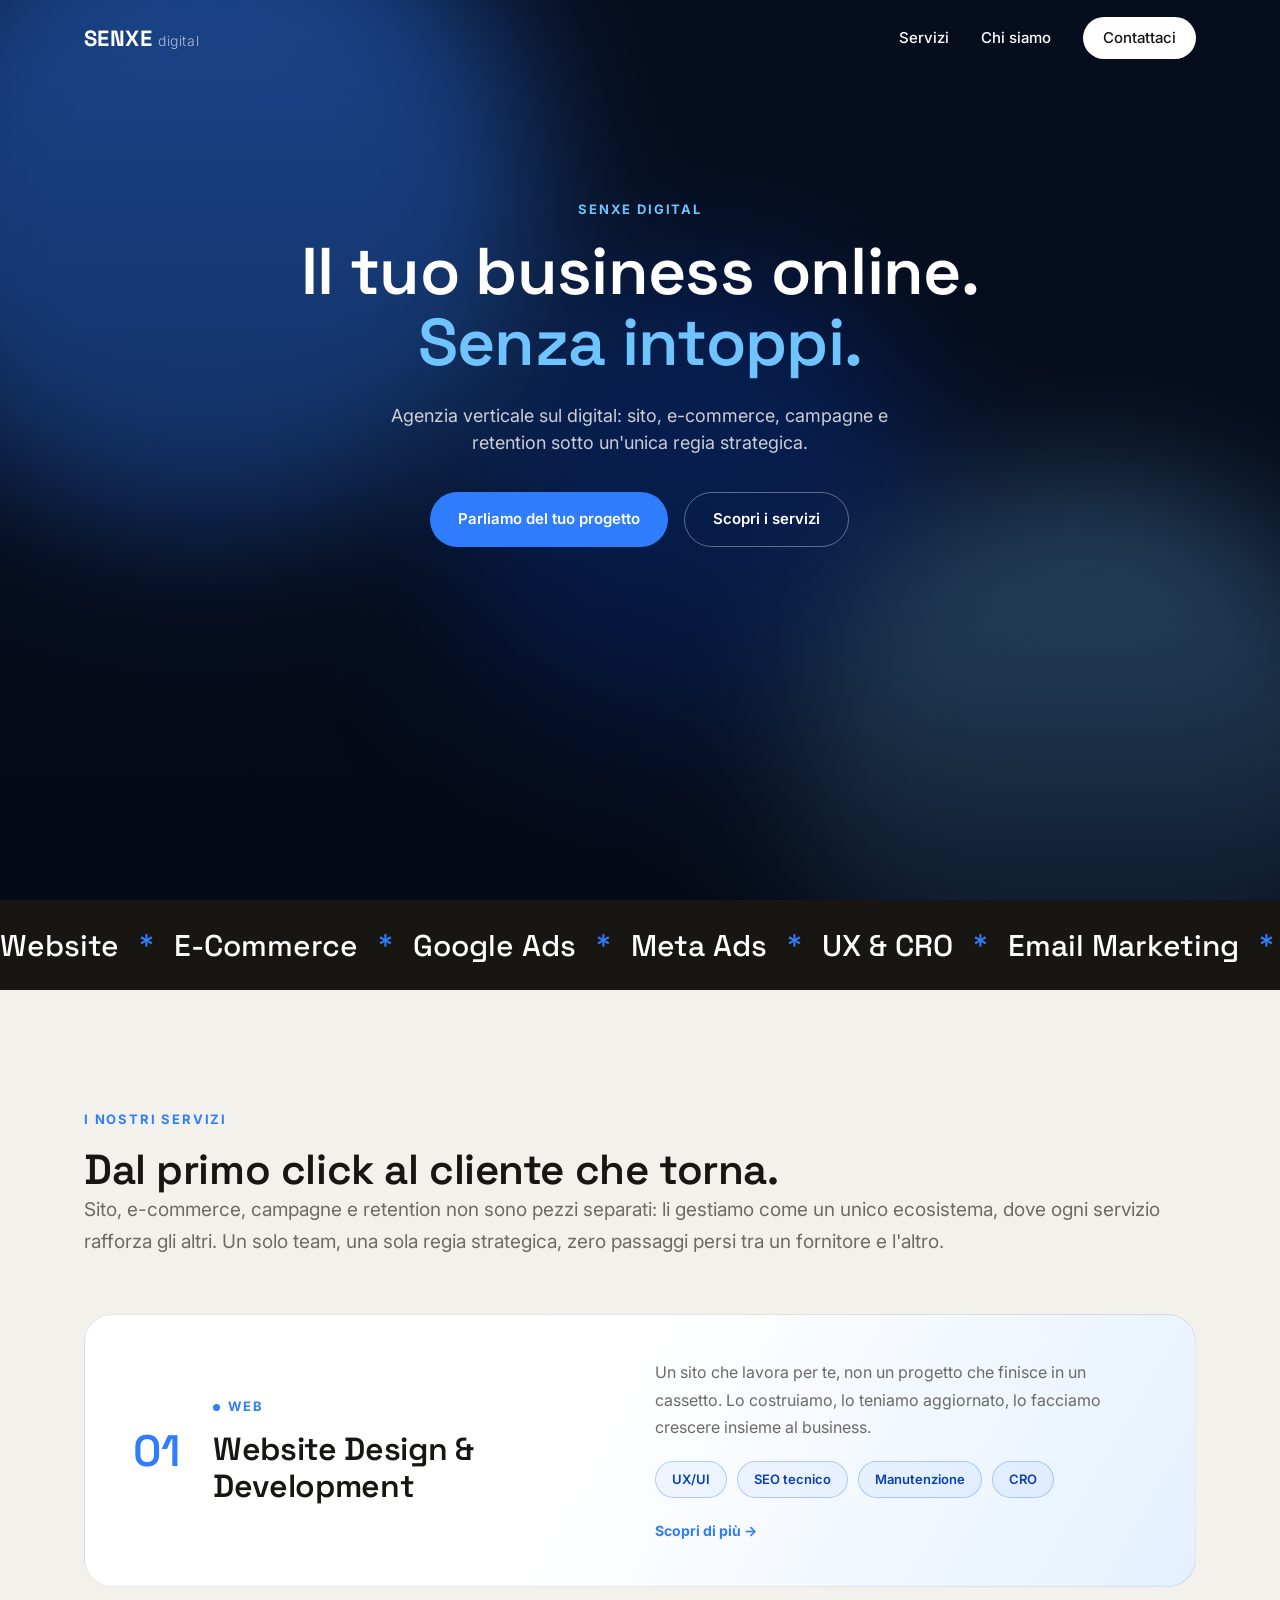
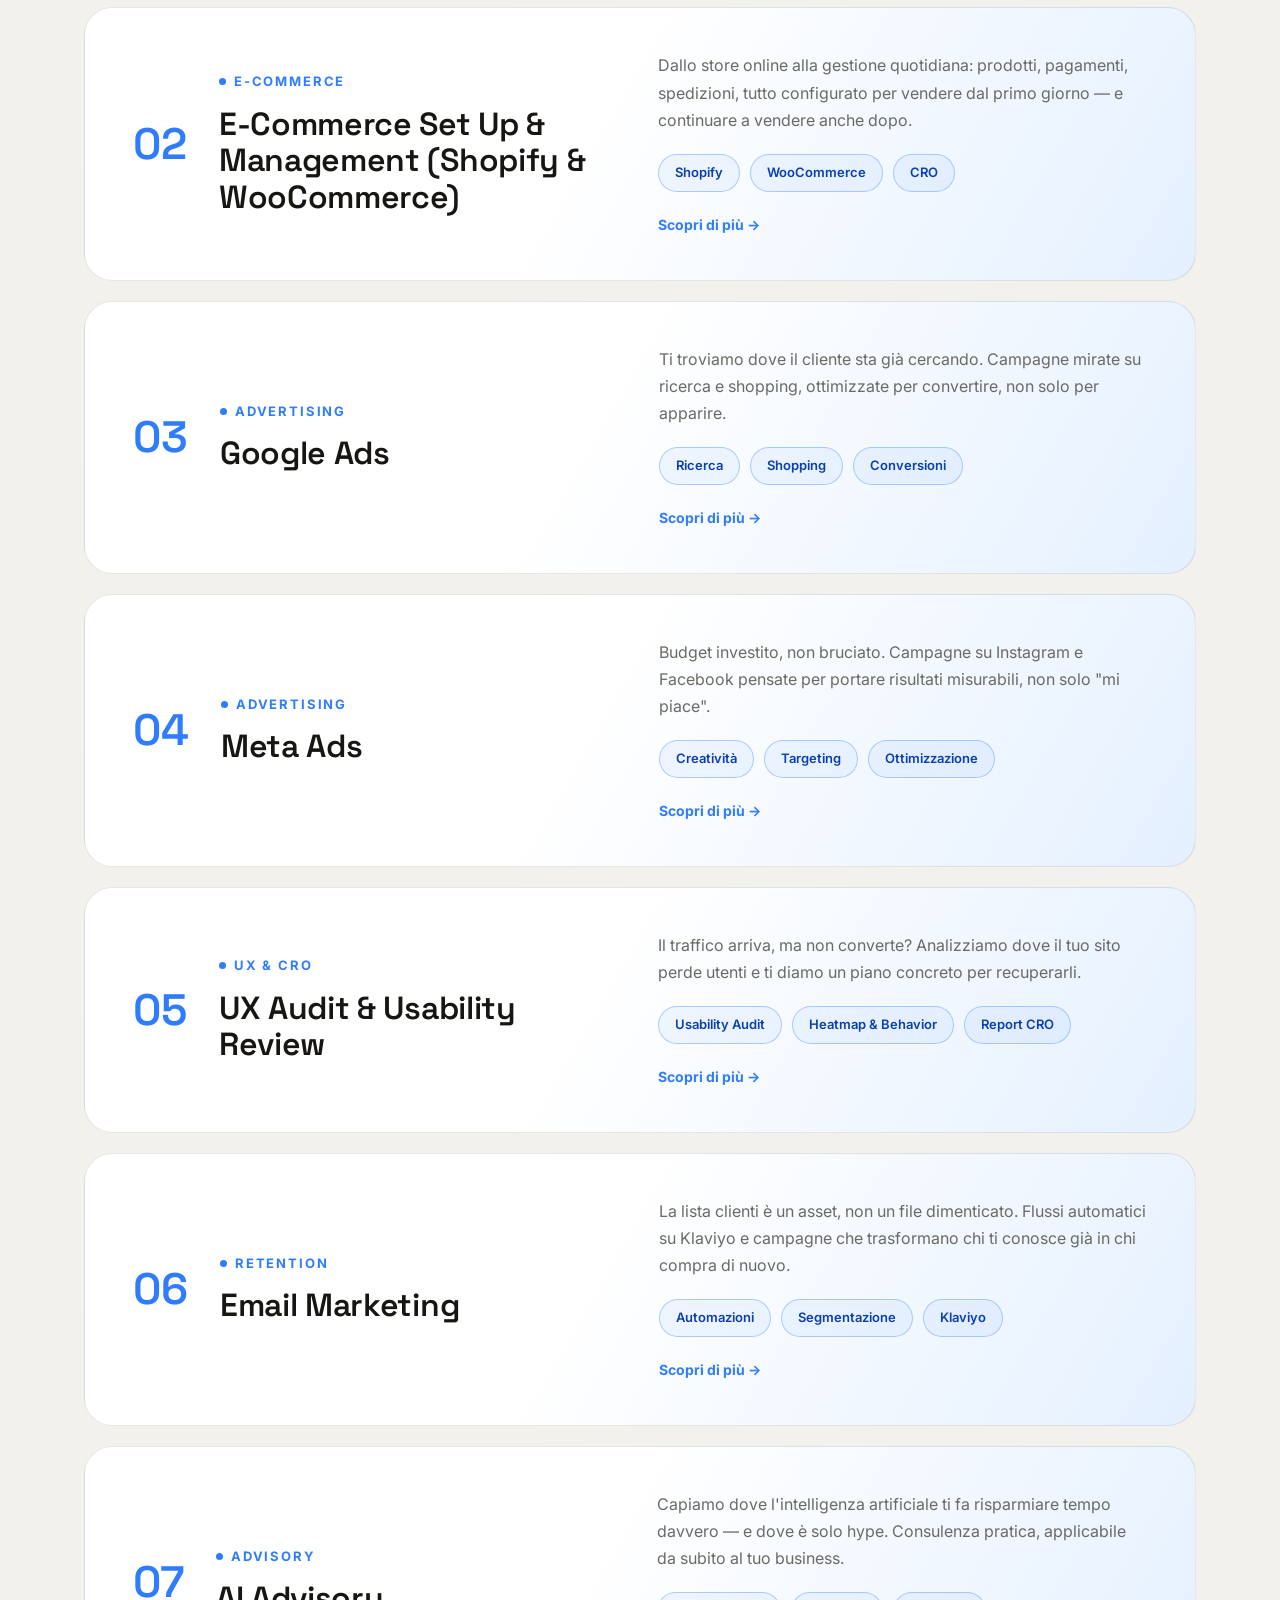
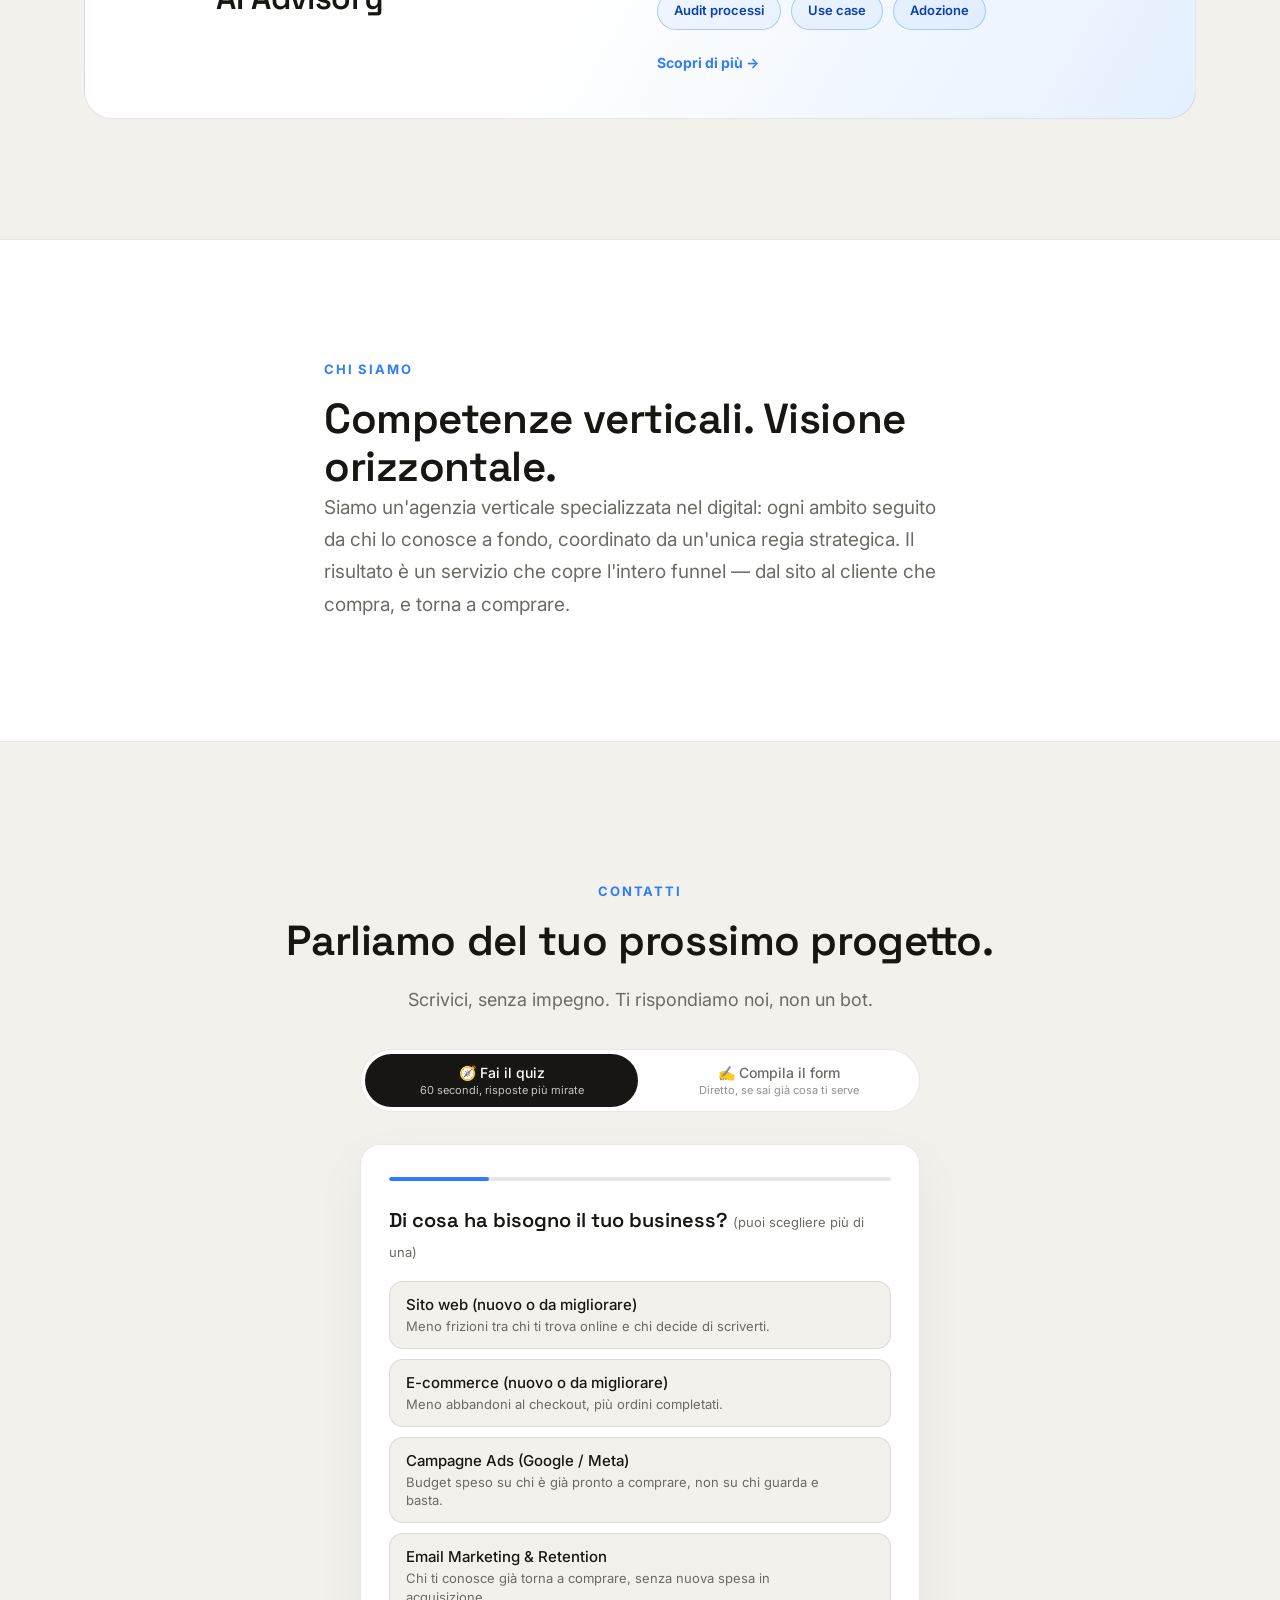
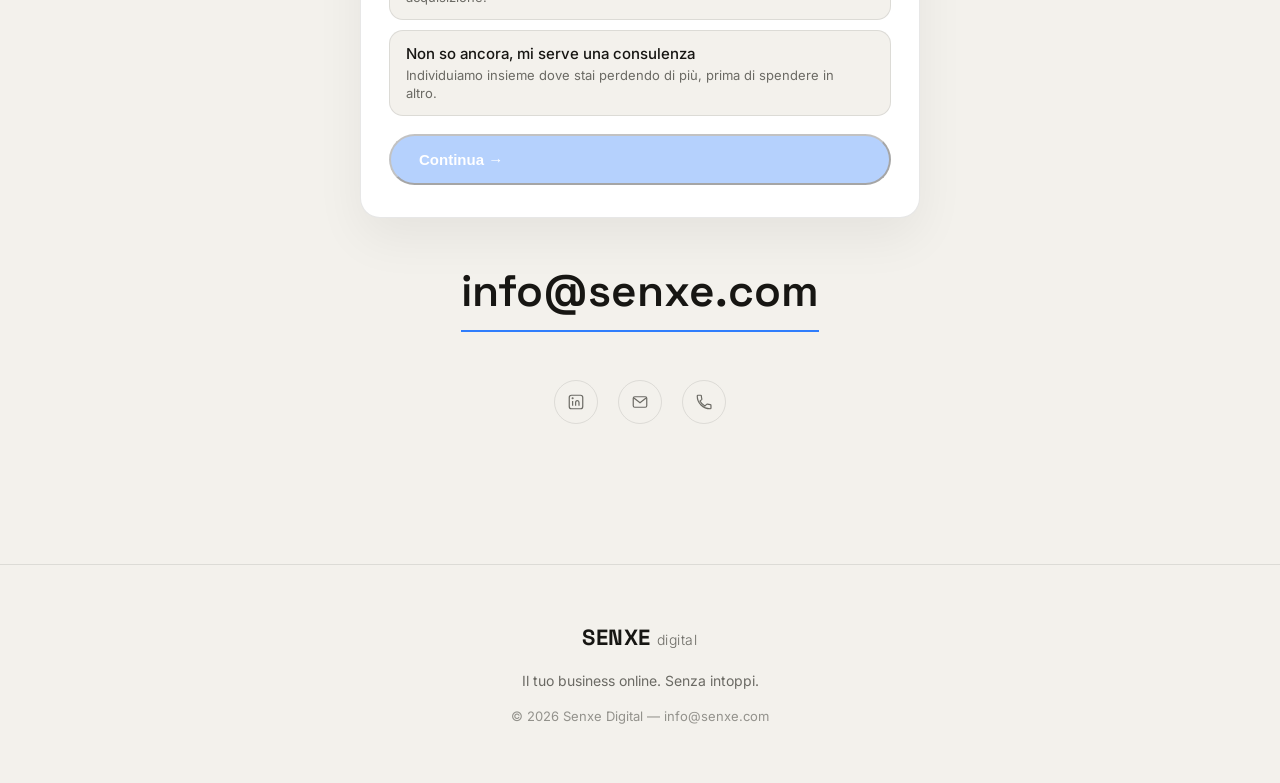
<file: index.html>
<!DOCTYPE html>
<html lang="it">
<head>
<meta charset="UTF-8">
<meta name="viewport" content="width=device-width, initial-scale=1.0">
<title>Senxe Digital — Il tuo business online. Senza intoppi.</title>
<meta name="description" content="Senxe Digital: agenzia verticale su website design & development, e-commerce, Google Ads, Meta Ads, UX/CRO ed email marketing.">
<link rel="preconnect" href="https://fonts.googleapis.com">
<link rel="preconnect" href="https://fonts.gstatic.com" crossorigin>
<link href="https://fonts.googleapis.com/css2?family=Space+Grotesk:wght@400;500;600;700&family=Inter:wght@300;400;500;600;700;800&display=swap" rel="stylesheet">
<link rel="stylesheet" href="style.css">
</head>
<body>

<header class="site-header">
  <div class="container header-inner">
    <a href="#top" class="logo">
      <span class="logo-main">SENXE</span><span class="logo-sub">digital</span>
    </a>
    <nav class="nav">
      <a href="#servizi">Servizi</a>
      <a href="#chi-siamo">Chi siamo</a>
      <a href="#contatti" class="nav-cta">Contattaci</a>
    </nav>
    <button class="nav-toggle" aria-label="Apri menu" aria-expanded="false">
      <span></span><span></span><span></span>
    </button>
  </div>
</header>

<main id="top">

  <section class="hero">
    <div class="hero-bg" aria-hidden="true">
      <div class="blob blob-1"></div>
      <div class="blob blob-2"></div>
      <div class="blob blob-3"></div>
    </div>
    <div class="hero-scrim" aria-hidden="true"></div>
    <div class="container">
      <div class="hero-text">
        <p class="eyebrow reveal">Senxe Digital</p>
        <h1 class="reveal">Il tuo business online.<br><span class="accent">Senza intoppi.</span></h1>
        <p class="hero-lead reveal">Agenzia verticale sul digital: sito, e-commerce, campagne e retention sotto un'unica regia strategica.</p>
        <div class="hero-actions reveal">
          <a href="#contatti" class="btn btn-primary">Parliamo del tuo progetto</a>
          <a href="#servizi" class="btn btn-ghost">Scopri i servizi</a>
        </div>
      </div>
    </div>
  </section>

  <div class="marquee">
    <div class="marquee-track">
      <span>Website</span><span class="dot">*</span>
      <span>E-Commerce</span><span class="dot">*</span>
      <span>Google Ads</span><span class="dot">*</span>
      <span>Meta Ads</span><span class="dot">*</span>
      <span>UX &amp; CRO</span><span class="dot">*</span>
      <span>Email Marketing</span><span class="dot">*</span>
      <span>AI Advisory</span><span class="dot">*</span>
      <span>Website</span><span class="dot">*</span>
      <span>E-Commerce</span><span class="dot">*</span>
      <span>Google Ads</span><span class="dot">*</span>
      <span>Meta Ads</span><span class="dot">*</span>
      <span>UX &amp; CRO</span><span class="dot">*</span>
      <span>Email Marketing</span><span class="dot">*</span>
      <span>AI Advisory</span><span class="dot">*</span>
    </div>
  </div>

  <section id="servizi" class="services">
    <div class="container">
      <p class="eyebrow reveal">I nostri servizi</p>
      <h2 class="section-title reveal">Dal primo click al cliente che torna.</h2>
      <p class="about-lead reveal">Sito, e-commerce, campagne e retention non sono pezzi separati: li gestiamo come un unico ecosistema, dove ogni servizio rafforza gli altri. Un solo team, una sola regia strategica, zero passaggi persi tra un fornitore e l'altro.</p>
    </div>

    <div class="service-list">

      <a href="servizi/website-set-up-management.html" class="service-card reveal">
        <span class="service-num">01</span>
        <div class="service-heading">
          <p class="eyebrow">Web</p>
          <h3>Website Design &amp; Development</h3>
        </div>
        <div class="service-desc">
          <p>Un sito che lavora per te, non un progetto che finisce in un cassetto. Lo costruiamo, lo teniamo aggiornato, lo facciamo crescere insieme al business.</p>
          <div class="service-tags">
            <span class="tag">UX/UI</span>
            <span class="tag">SEO tecnico</span>
            <span class="tag">Manutenzione</span>
            <span class="tag">CRO</span>
          </div>
          <span class="card-cta">Scopri di più &rarr;</span>
        </div>
      </a>

      <a href="servizi/ecommerce-set-up-management.html" class="service-card reveal">
        <span class="service-num">02</span>
        <div class="service-heading">
          <p class="eyebrow">E-Commerce</p>
          <h3>E-Commerce Set Up &amp; Management (Shopify &amp; WooCommerce)</h3>
        </div>
        <div class="service-desc">
          <p>Dallo store online alla gestione quotidiana: prodotti, pagamenti, spedizioni, tutto configurato per vendere dal primo giorno — e continuare a vendere anche dopo.</p>
          <div class="service-tags">
            <span class="tag">Shopify</span>
            <span class="tag">WooCommerce</span>
            <span class="tag">CRO</span>
          </div>
          <span class="card-cta">Scopri di più &rarr;</span>
        </div>
      </a>

      <a href="servizi/google-ads.html" class="service-card reveal">
        <span class="service-num">03</span>
        <div class="service-heading">
          <p class="eyebrow">Advertising</p>
          <h3>Google Ads</h3>
        </div>
        <div class="service-desc">
          <p>Ti troviamo dove il cliente sta già cercando. Campagne mirate su ricerca e shopping, ottimizzate per convertire, non solo per apparire.</p>
          <div class="service-tags">
            <span class="tag">Ricerca</span>
            <span class="tag">Shopping</span>
            <span class="tag">Conversioni</span>
          </div>
          <span class="card-cta">Scopri di più &rarr;</span>
        </div>
      </a>

      <a href="servizi/meta-ads.html" class="service-card reveal">
        <span class="service-num">04</span>
        <div class="service-heading">
          <p class="eyebrow">Advertising</p>
          <h3>Meta Ads</h3>
        </div>
        <div class="service-desc">
          <p>Budget investito, non bruciato. Campagne su Instagram e Facebook pensate per portare risultati misurabili, non solo "mi piace".</p>
          <div class="service-tags">
            <span class="tag">Creatività</span>
            <span class="tag">Targeting</span>
            <span class="tag">Ottimizzazione</span>
          </div>
          <span class="card-cta">Scopri di più &rarr;</span>
        </div>
      </a>

      <a href="servizi/ux-audit-cro.html" class="service-card reveal">
        <span class="service-num">05</span>
        <div class="service-heading">
          <p class="eyebrow">UX &amp; CRO</p>
          <h3>UX Audit &amp; Usability Review</h3>
        </div>
        <div class="service-desc">
          <p>Il traffico arriva, ma non converte? Analizziamo dove il tuo sito perde utenti e ti diamo un piano concreto per recuperarli.</p>
          <div class="service-tags">
            <span class="tag">Usability Audit</span>
            <span class="tag">Heatmap &amp; Behavior</span>
            <span class="tag">Report CRO</span>
          </div>
          <span class="card-cta">Scopri di più &rarr;</span>
        </div>
      </a>

      <a href="servizi/email-marketing.html" class="service-card reveal">
        <span class="service-num">06</span>
        <div class="service-heading">
          <p class="eyebrow">Retention</p>
          <h3>Email Marketing</h3>
        </div>
        <div class="service-desc">
          <p>La lista clienti è un asset, non un file dimenticato. Flussi automatici su Klaviyo e campagne che trasformano chi ti conosce già in chi compra di nuovo.</p>
          <div class="service-tags">
            <span class="tag">Automazioni</span>
            <span class="tag">Segmentazione</span>
            <span class="tag">Klaviyo</span>
          </div>
          <span class="card-cta">Scopri di più &rarr;</span>
        </div>
      </a>

      <a href="servizi/ai-advisory.html" class="service-card reveal">
        <span class="service-num">07</span>
        <div class="service-heading">
          <p class="eyebrow">Advisory</p>
          <h3>AI Advisory</h3>
        </div>
        <div class="service-desc">
          <p>Capiamo dove l'intelligenza artificiale ti fa risparmiare tempo davvero — e dove è solo hype. Consulenza pratica, applicabile da subito al tuo business.</p>
          <div class="service-tags">
            <span class="tag">Audit processi</span>
            <span class="tag">Use case</span>
            <span class="tag">Adozione</span>
          </div>
          <span class="card-cta">Scopri di più &rarr;</span>
        </div>
      </a>

    </div>
  </section>

  <section id="chi-siamo" class="about">
    <div class="container about-copy">
      <p class="eyebrow reveal">Chi siamo</p>
      <h2 class="section-title reveal">Competenze verticali. Visione orizzontale.</h2>
      <p class="about-lead reveal">Siamo un'agenzia verticale specializzata nel digital: ogni ambito seguito da chi lo conosce a fondo, coordinato da un'unica regia strategica. Il risultato è un servizio che copre l'intero funnel — dal sito al cliente che compra, e torna a comprare.</p>
    </div>
  </section>

  <section id="contatti" class="contact">
    <div class="container contact-inner">
      <p class="eyebrow reveal">Contatti</p>
      <h2 class="section-title reveal">Parliamo del tuo prossimo progetto.</h2>
      <p class="contact-lead reveal">Scrivici, senza impegno. Ti rispondiamo noi, non un bot.</p>

      <div class="contact-switcher reveal" id="contactSwitcher">
        <button class="switcher-btn is-active" data-target="quiz" type="button">
          🧭 Fai il quiz
          <span class="switcher-sub">60 secondi, risposte più mirate</span>
        </button>
        <button class="switcher-btn" data-target="form" type="button">
          ✍️ Compila il form
          <span class="switcher-sub">Diretto, se sai già cosa ti serve</span>
        </button>
      </div>

      <div class="contact-panel is-active reveal" data-panel="quiz">
      <div class="lead-quiz" id="leadQuiz">
        <div class="quiz-progress"><span class="quiz-progress-bar" id="quizProgressBar"></span></div>

        <div class="quiz-step is-active" data-step="1">
          <p class="quiz-question">Di cosa ha bisogno il tuo business? <span class="quiz-hint">(puoi scegliere più di una)</span></p>
          <div class="quiz-options" data-multi="true">
            <button class="quiz-option" data-field="service" data-value="Sito web">
              <span class="quiz-option-label">Sito web (nuovo o da migliorare)</span>
              <span class="quiz-option-impact">Meno frizioni tra chi ti trova online e chi decide di scriverti.</span>
            </button>
            <button class="quiz-option" data-field="service" data-value="E-commerce">
              <span class="quiz-option-label">E-commerce (nuovo o da migliorare)</span>
              <span class="quiz-option-impact">Meno abbandoni al checkout, più ordini completati.</span>
            </button>
            <button class="quiz-option" data-field="service" data-value="Campagne Ads">
              <span class="quiz-option-label">Campagne Ads (Google / Meta)</span>
              <span class="quiz-option-impact">Budget speso su chi è già pronto a comprare, non su chi guarda e basta.</span>
            </button>
            <button class="quiz-option" data-field="service" data-value="Email Marketing">
              <span class="quiz-option-label">Email Marketing &amp; Retention</span>
              <span class="quiz-option-impact">Chi ti conosce già torna a comprare, senza nuova spesa in acquisizione.</span>
            </button>
            <button class="quiz-option" data-field="service" data-value="Consulenza">
              <span class="quiz-option-label">Non so ancora, mi serve una consulenza</span>
              <span class="quiz-option-impact">Individuiamo insieme dove stai perdendo di più, prima di spendere in altro.</span>
            </button>
          </div>
          <button class="btn btn-primary quiz-continue" id="quizContinue1" type="button">Continua &rarr;</button>
        </div>

        <div class="quiz-step" data-step="2">
          <p class="quiz-question">A che punto sei?</p>
          <div class="quiz-options">
            <button class="quiz-option" data-field="stage" data-value="Ho già qualcosa attivo, voglio migliorarlo">
              <span class="quiz-option-label">Ho già qualcosa attivo, voglio migliorarlo</span>
              <span class="quiz-option-impact">Partiamo da un audit veloce: teniamo quello che funziona, sistemiamo il resto.</span>
            </button>
            <button class="quiz-option" data-field="stage" data-value="Parto da zero">
              <span class="quiz-option-label">Parto da zero</span>
              <span class="quiz-option-impact">Costruiamo con le fondamenta giuste fin dal primo giorno, senza debiti tecnici da correggere dopo.</span>
            </button>
          </div>
        </div>

        <div class="quiz-step" data-step="3">
          <p class="quiz-question">Quanto fattura attualmente la tua azienda?</p>
          <div class="quiz-options">
            <button class="quiz-option" data-field="revenue" data-value="Sotto 100.000€" data-score="0">
              <span class="quiz-option-label">Sotto 100.000€</span>
              <span class="quiz-option-impact">Costruiamo le basi giuste senza spendere in cose che non ti servono ancora.</span>
            </button>
            <button class="quiz-option" data-field="revenue" data-value="100.000 – 500.000€" data-score="1">
              <span class="quiz-option-label">100.000 – 500.000€</span>
              <span class="quiz-option-impact">È il momento in cui ogni euro investito deve rendere di più: ottimizziamo prima di scalare.</span>
            </button>
            <button class="quiz-option" data-field="revenue" data-value="500.000€ – 2 milioni€" data-score="2">
              <span class="quiz-option-label">500.000€ – 2 milioni€</span>
              <span class="quiz-option-impact">Lavoriamo su processi e automazioni che reggono volumi più alti senza aumentare il caos.</span>
            </button>
            <button class="quiz-option" data-field="revenue" data-value="Oltre 2 milioni€" data-score="3">
              <span class="quiz-option-label">Oltre 2 milioni€</span>
              <span class="quiz-option-impact">Portiamo struttura e reportistica da agenzia enterprise, senza la burocrazia enterprise.</span>
            </button>
          </div>
        </div>

        <div class="quiz-step" data-step="4">
          <p class="quiz-question">Quando vorresti partire?</p>
          <div class="quiz-options">
            <button class="quiz-option" data-field="timing" data-value="Subito, è una priorità" data-score="2">
              <span class="quiz-option-label">Subito, è una priorità</span>
              <span class="quiz-option-impact">Ti mettiamo in coda prioritaria per una prima chiamata questa settimana.</span>
            </button>
            <button class="quiz-option" data-field="timing" data-value="Nei prossimi 1-2 mesi" data-score="1">
              <span class="quiz-option-label">Nei prossimi 1-2 mesi</span>
              <span class="quiz-option-impact">Tempo giusto per pianificare bene invece di correre.</span>
            </button>
            <button class="quiz-option" data-field="timing" data-value="Sto solo valutando" data-score="0">
              <span class="quiz-option-label">Sto solo valutando le opzioni</span>
              <span class="quiz-option-impact">Nessun problema: restiamo un punto di riferimento per quando sarai pronto.</span>
            </button>
          </div>
        </div>

        <div class="quiz-step quiz-result" data-step="5">
          <p class="quiz-result-title" id="quizResultTitle">Perfetto, ci siamo capiti.</p>
          <p class="quiz-result-text" id="quizResultText"></p>

          <form class="quiz-form" id="quizForm" novalidate>
            <p class="quiz-form-sub">Lasciaci i tuoi contatti — ti rispondiamo noi, non un modulo automatico.</p>
            <label class="quiz-field">
              <span class="quiz-field-label">Nome</span>
              <input type="text" id="quizNome" name="nome" required placeholder="Come ti chiami?">
            </label>
            <label class="quiz-field">
              <span class="quiz-field-label">Email</span>
              <input type="email" id="quizEmail" name="email" required placeholder="nome@azienda.com">
            </label>
            <label class="quiz-field">
              <span class="quiz-field-label">Sito azienda</span>
              <input type="text" id="quizSito" name="sito" placeholder="www.tuosito.com (opzionale)">
            </label>
            <label class="quiz-field">
              <span class="quiz-field-label">Note</span>
              <textarea id="quizNote" name="note" rows="3" placeholder="Vuoi aggiungere qualcosa? (opzionale)"></textarea>
            </label>
            <button type="submit" class="btn btn-primary quiz-cta" id="quizSubmit">Invia richiesta &rarr;</button>
          </form>

          <div class="quiz-confirmation" id="quizConfirmation">
            <p class="quiz-confirmation-title">Fatto! 🎉</p>
            <p class="quiz-confirmation-text">
              Si è aperto il tuo client email con tutti i dettagli già pronti.
              Se non si è aperto in automatico, <a href="#" class="quiz-manual-link" id="quizManualLink">clicca qui</a>.
            </p>
          </div>

          <button class="quiz-restart" id="quizRestart" type="button">Ricomincia il quiz</button>
        </div>
      </div>
      </div>

      <div class="contact-panel" data-panel="form">
        <div class="direct-form-card">
          <p class="quiz-question">Scrivici direttamente</p>
          <p class="quiz-result-text">Raccontaci in poche righe di cosa hai bisogno — ti rispondiamo noi, non un modulo automatico.</p>

          <form class="quiz-form" id="directForm" novalidate>
            <label class="quiz-field">
              <span class="quiz-field-label">Nome</span>
              <input type="text" id="directNome" name="nome" required placeholder="Come ti chiami?">
            </label>
            <label class="quiz-field">
              <span class="quiz-field-label">Email</span>
              <input type="email" id="directEmail" name="email" required placeholder="nome@azienda.com">
            </label>
            <label class="quiz-field">
              <span class="quiz-field-label">Sito azienda</span>
              <input type="text" id="directSito" name="sito" placeholder="www.tuosito.com (opzionale)">
            </label>
            <label class="quiz-field">
              <span class="quiz-field-label">Note</span>
              <textarea id="directNote" name="note" rows="4" placeholder="Di cosa hai bisogno? (opzionale)"></textarea>
            </label>
            <button type="submit" class="btn btn-primary quiz-cta" id="directSubmit">Invia richiesta &rarr;</button>
          </form>

          <div class="quiz-confirmation" id="directConfirmation">
            <p class="quiz-confirmation-title">Fatto! 🎉</p>
            <p class="quiz-confirmation-text">
              Si è aperto il tuo client email con tutti i dettagli già pronti.
              Se non si è aperto in automatico, <a href="#" class="quiz-manual-link" id="directManualLink">clicca qui</a>.
            </p>
          </div>
        </div>
      </div>

      <a href="mailto:info@senxe.com" class="contact-email reveal">info@senxe.com</a>

      <div class="social-row reveal" aria-hidden="false">
        <a href="#" class="social-icon" title="LinkedIn">
          <svg viewBox="0 0 24 24" fill="none" stroke="currentColor" stroke-width="1.6"><rect x="3" y="3" width="18" height="18" rx="3"/><line x1="7.5" y1="10.5" x2="7.5" y2="17"/><circle cx="7.5" cy="7" r="0.6" fill="currentColor"/><path d="M11.5 17v-4.2c0-1.6 1-2.6 2.4-2.6 1.4 0 2.1 1 2.1 2.6V17"/></svg>
        </a>
        <a href="mailto:info@senxe.com" class="social-icon" title="Email">
          <svg viewBox="0 0 24 24" fill="none" stroke="currentColor" stroke-width="1.6"><rect x="3" y="5" width="18" height="14" rx="2"/><path d="M3 6l9 7 9-7"/></svg>
        </a>
        <a href="tel:+393406255218" class="social-icon" title="Telefono">
          <svg viewBox="0 0 24 24" fill="none" stroke="currentColor" stroke-width="1.6"><path d="M6.6 10.8c1.4 2.8 3.8 5.2 6.6 6.6l2.2-2.2c.3-.3.7-.4 1.1-.3 1.2.4 2.5.6 3.8.6.6 0 1 .4 1 1V20c0 .6-.4 1-1 1C10.6 21 3 13.4 3 4c0-.6.4-1 1-1h3.5c.6 0 1 .4 1 1 0 1.3.2 2.6.6 3.8.1.4 0 .8-.3 1.1L6.6 10.8Z"/></svg>
        </a>
      </div>
    </div>
  </section>

</main>

<footer class="site-footer">
  <div class="container footer-inner">
    <a href="#top" class="logo logo-footer">
      <span class="logo-main">SENXE</span><span class="logo-sub">digital</span>
    </a>
    <p class="footer-payoff">Il tuo business online. Senza intoppi.</p>
    <p class="footer-meta">© <span id="year"></span> Senxe Digital — info@senxe.com</p>
  </div>
</footer>

<script src="script.js"></script>
<script>
(function () {
  const quiz = document.getElementById('leadQuiz');
  if (!quiz) return;

  const steps = Array.from(quiz.querySelectorAll('.quiz-step'));
  const progressBar = document.getElementById('quizProgressBar');
  const answers = { service: [] };
  let priorityScore = 0;

  const resultCopy = {
    'Sito web': 'Ti mettiamo in contatto con chi segue UX, SEO tecnico e manutenzione del sito.',
    'E-commerce': 'Ti mettiamo in contatto con chi gestisce store Shopify e WooCommerce ogni giorno.',
    'Campagne Ads': 'Ti mettiamo in contatto con chi segue Google Ads e Meta Ads: budget investito, non bruciato.',
    'Email Marketing': 'Ti mettiamo in contatto con chi costruisce flussi Klaviyo e programmi di retention.',
    'Consulenza': 'Perfetto: partiamo con un audit veloce per capire dove stai perdendo di più.'
  };
  const multiServiceCopy = 'Più aree, un solo team: coordiniamo noi i pezzi che hai selezionato senza farteli gestire a compartimenti stagni.';

  function goToStep(n) {
    steps.forEach(s => s.classList.toggle('is-active', s.dataset.step === String(n)));
    progressBar.style.width = Math.min(n, 5) * 20 + '%';
  }

  // Step 1 — multi-select toggle
  quiz.querySelectorAll('.quiz-options[data-multi="true"] .quiz-option').forEach(function (opt) {
    opt.addEventListener('click', function () {
      const value = opt.dataset.value;
      const idx = answers.service.indexOf(value);
      if (idx > -1) {
        answers.service.splice(idx, 1);
        opt.classList.remove('is-selected');
      } else {
        answers.service.push(value);
        opt.classList.add('is-selected');
      }
      document.getElementById('quizContinue1').classList.toggle('is-enabled', answers.service.length > 0);
    });
  });

  document.getElementById('quizContinue1').addEventListener('click', function () {
    if (answers.service.length === 0) return;
    goToStep(2);
  });

  // Steps 2-4 — single-select, auto-advance
  quiz.querySelectorAll('.quiz-options:not([data-multi]) .quiz-option').forEach(function (opt) {
    opt.addEventListener('click', function () {
      const field = opt.dataset.field;
      answers[field] = opt.dataset.value;
      if (opt.dataset.score) priorityScore += parseInt(opt.dataset.score, 10);

      if (field === 'timing') {
        document.getElementById('quizResultText').textContent =
          answers.service.length > 1 ? multiServiceCopy : (resultCopy[answers.service[0]] || '');
        goToStep(5);
        return;
      }

      const current = parseInt(opt.closest('.quiz-step').dataset.step, 10);
      goToStep(current + 1);
    });
  });

  // Step 5 — form submit
  document.getElementById('quizForm').addEventListener('submit', function (e) {
    e.preventDefault();

    const nome = document.getElementById('quizNome').value.trim();
    const email = document.getElementById('quizEmail').value.trim();
    const sito = document.getElementById('quizSito').value.trim();
    const note = document.getElementById('quizNote').value.trim();

    if (!nome || !email) return;

    const subject = (priorityScore >= 4 ? '🔥 Priorità alta — ' : '') +
      '[Quiz Senxe] ' + answers.service.join(' + ') + ' — ' + nome;

    const body =
      'Nome: ' + nome + '\n' +
      'Email: ' + email + '\n' +
      'Sito azienda: ' + (sito || '—') + '\n' +
      'Note: ' + (note || '—') + '\n\n' +
      'Servizi: ' + answers.service.join(', ') + '\n' +
      'Stato attuale: ' + answers.stage + '\n' +
      'Fatturato annuo: ' + answers.revenue + '\n' +
      'Timeline: ' + answers.timing + '\n\n' +
      '(inviato dal quiz sul sito)';

    const mailtoLink = 'mailto:info@senxe.com?subject=' + encodeURIComponent(subject) +
      '&body=' + encodeURIComponent(body);

    document.getElementById('quizManualLink').setAttribute('href', mailtoLink);

    window.location.href = mailtoLink;

    document.getElementById('quizForm').style.display = 'none';
    document.getElementById('quizResultText').style.display = 'none';
    document.getElementById('quizConfirmation').classList.add('is-visible');
  });

  document.getElementById('quizRestart').addEventListener('click', function () {
    answers.service = [];
    delete answers.stage;
    delete answers.revenue;
    delete answers.timing;
    priorityScore = 0;
    quiz.querySelectorAll('.quiz-option.is-selected').forEach(o => o.classList.remove('is-selected'));
    document.getElementById('quizContinue1').classList.remove('is-enabled');
    document.getElementById('quizForm').reset();
    document.getElementById('quizForm').style.display = 'flex';
    document.getElementById('quizResultText').style.display = 'block';
    document.getElementById('quizConfirmation').classList.remove('is-visible');
    goToStep(1);
  });
})();

// Switcher — indipendente dalla IIFE del quiz
document.querySelectorAll('.switcher-btn').forEach(function (btn) {
  btn.addEventListener('click', function () {
    document.querySelectorAll('.switcher-btn').forEach(b => b.classList.remove('is-active'));
    btn.classList.add('is-active');
    var target = btn.dataset.target;
    document.querySelectorAll('.contact-panel').forEach(function (p) {
      p.classList.toggle('is-active', p.dataset.panel === target);
    });
  });
});

// Form diretto — submit handler indipendente dal quiz (nessun punteggio priorità)
document.getElementById('directForm').addEventListener('submit', function (e) {
  e.preventDefault();
  const nome = document.getElementById('directNome').value.trim();
  const email = document.getElementById('directEmail').value.trim();
  const sito = document.getElementById('directSito').value.trim();
  const note = document.getElementById('directNote').value.trim();
  if (!nome || !email) return;

  const subject = '[Form Senxe] Nuovo contatto — ' + nome;
  const body =
    'Nome: ' + nome + '\n' +
    'Email: ' + email + '\n' +
    'Sito azienda: ' + (sito || '—') + '\n' +
    'Note: ' + (note || '—') + '\n\n' +
    '(inviato dal form diretto sul sito)';

  const mailtoLink = 'mailto:info@senxe.com?subject=' + encodeURIComponent(subject) +
    '&body=' + encodeURIComponent(body);

  document.getElementById('directManualLink').setAttribute('href', mailtoLink);
  window.location.href = mailtoLink;

  document.getElementById('directForm').style.display = 'none';
  document.getElementById('directConfirmation').classList.add('is-visible');
});
</script>
</body>
</html>
</file>
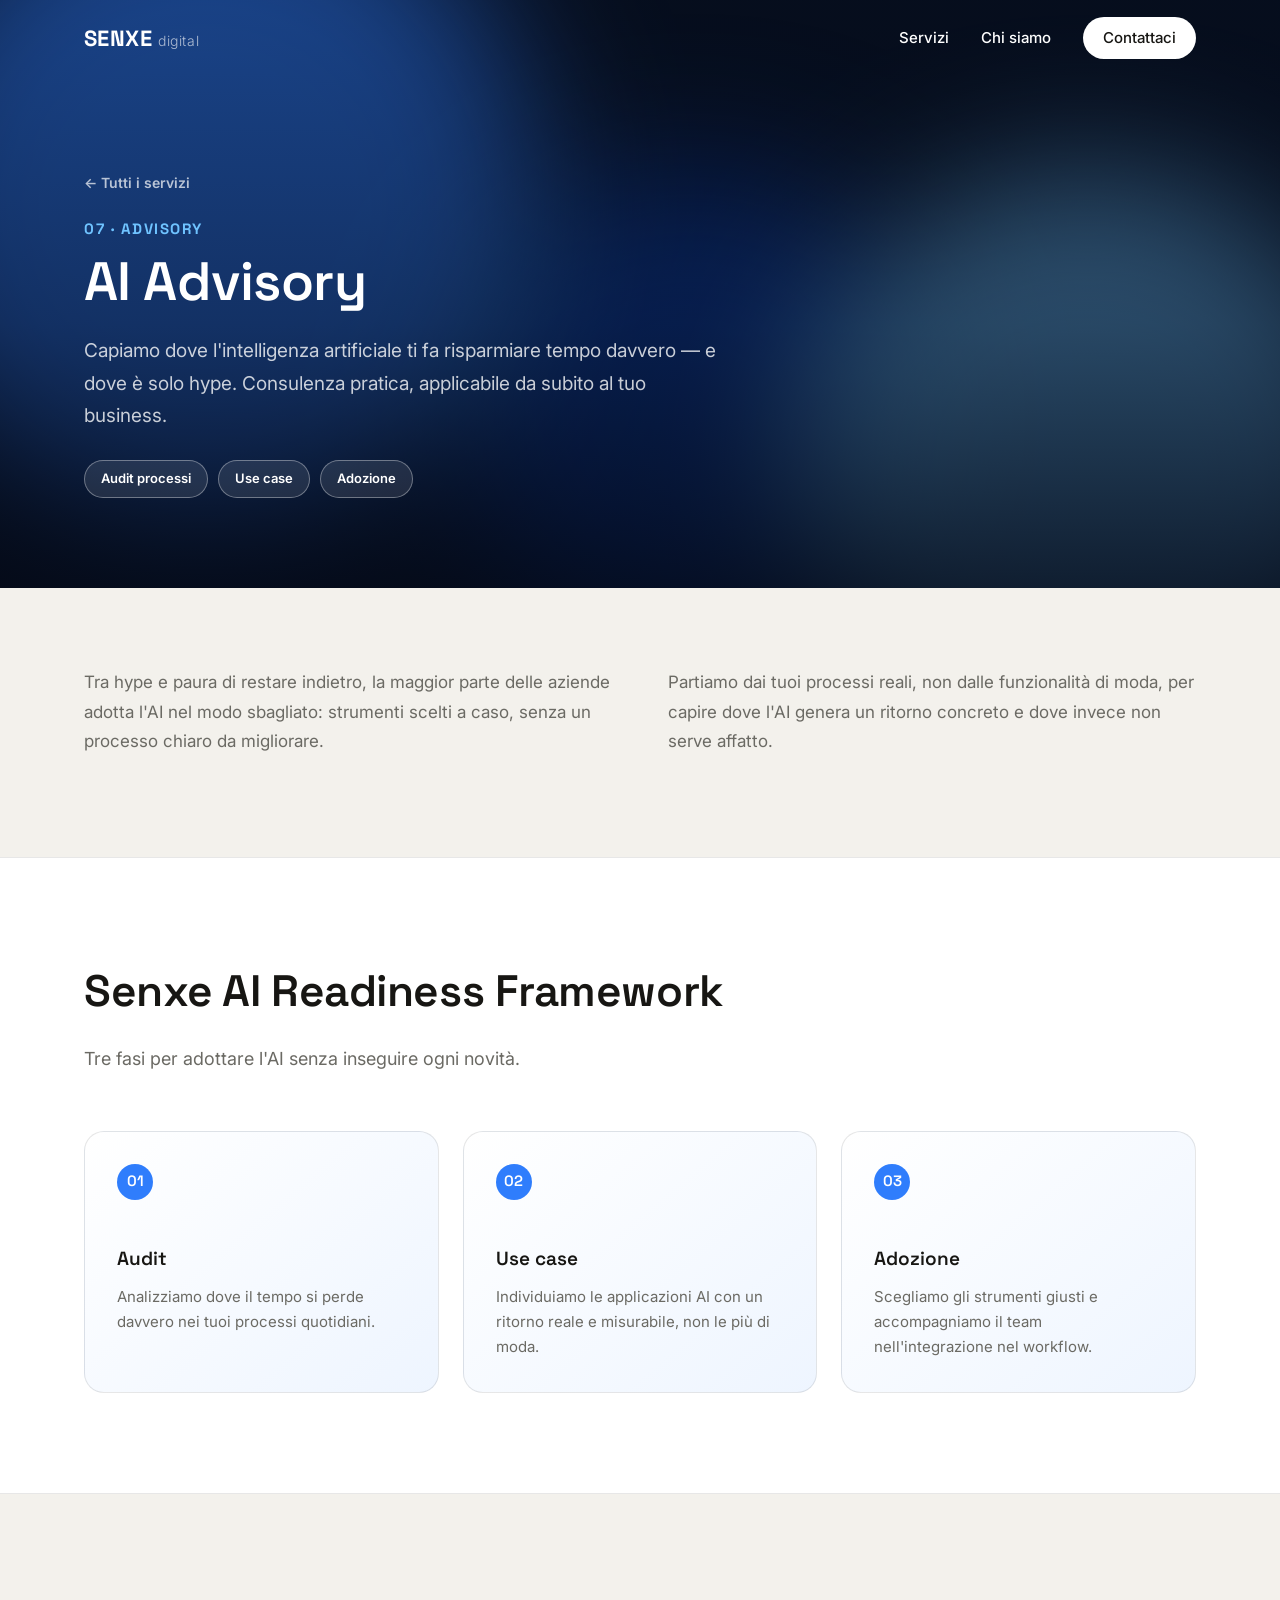
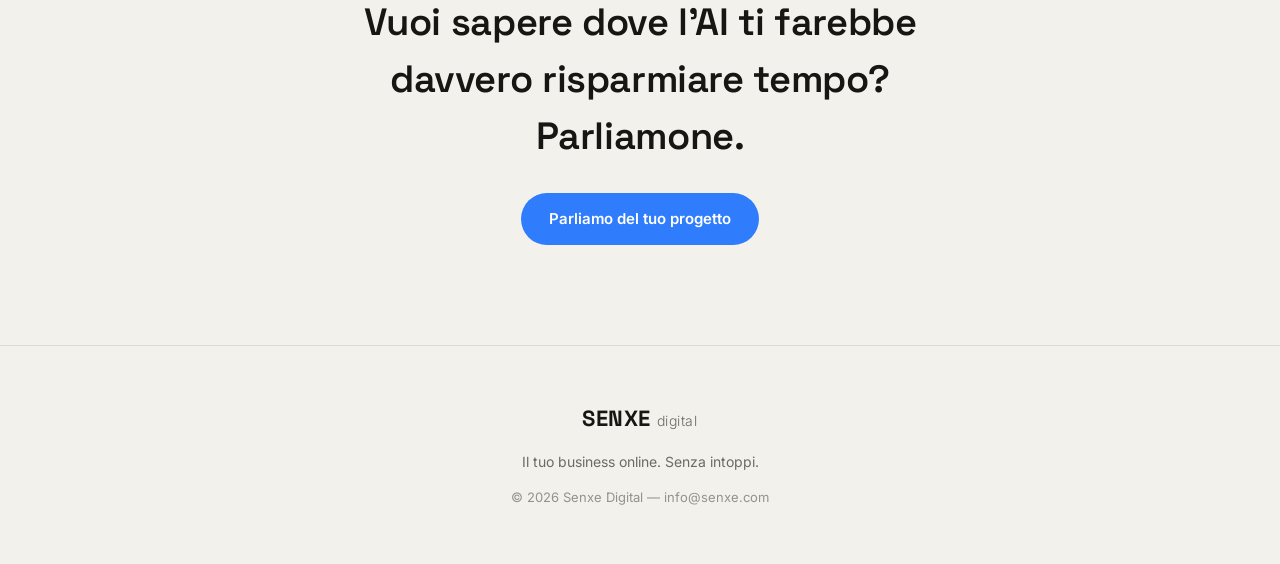
<file: servizi/ai-advisory.html>
<!DOCTYPE html>
<html lang="it">
<head>
<meta charset="UTF-8">
<meta name="viewport" content="width=device-width, initial-scale=1.0">
<title>AI Advisory — Senxe Digital</title>
<meta name="description" content="Capiamo dove l'intelligenza artificiale ti fa risparmiare tempo davvero, e dove è solo hype. Scopri il Senxe AI Readiness Framework.">
<link rel="preconnect" href="https://fonts.googleapis.com">
<link rel="preconnect" href="https://fonts.gstatic.com" crossorigin>
<link href="https://fonts.googleapis.com/css2?family=Space+Grotesk:wght@400;500;600;700&family=Inter:wght@300;400;500;600;700;800&display=swap" rel="stylesheet">
<link rel="stylesheet" href="../style.css">
</head>
<body>

<header class="site-header">
  <div class="container header-inner">
    <a href="../index.html" class="logo">
      <span class="logo-main">SENXE</span><span class="logo-sub">digital</span>
    </a>
    <nav class="nav">
      <a href="../index.html#servizi">Servizi</a>
      <a href="../index.html#chi-siamo">Chi siamo</a>
      <a href="../index.html#contatti" class="nav-cta">Contattaci</a>
    </nav>
    <button class="nav-toggle" aria-label="Apri menu" aria-expanded="false">
      <span></span><span></span><span></span>
    </button>
  </div>
</header>

<main>

  <section class="page-hero">
    <div class="hero-bg" aria-hidden="true">
      <div class="blob blob-1"></div>
      <div class="blob blob-2"></div>
      <div class="blob blob-3"></div>
    </div>
    <div class="hero-scrim" aria-hidden="true"></div>
    <div class="container">
      <a href="../index.html#servizi" class="back-link">&larr; Tutti i servizi</a>
      <span class="service-num">07 · Advisory</span>
      <h1>AI Advisory</h1>
      <p class="page-hero-lead">Capiamo dove l'intelligenza artificiale ti fa risparmiare tempo davvero — e dove è solo hype. Consulenza pratica, applicabile da subito al tuo business.</p>
      <div class="service-tags">
        <span class="tag">Audit processi</span>
        <span class="tag">Use case</span>
        <span class="tag">Adozione</span>
      </div>
    </div>
  </section>

  <section class="intro">
    <div class="container intro-grid">
      <p>Tra hype e paura di restare indietro, la maggior parte delle aziende adotta l'AI nel modo sbagliato: strumenti scelti a caso, senza un processo chiaro da migliorare.</p>
      <p>Partiamo dai tuoi processi reali, non dalle funzionalità di moda, per capire dove l'AI genera un ritorno concreto e dove invece non serve affatto.</p>
    </div>
  </section>

  <section class="framework">
    <div class="container">
      <h2 class="framework-name">Senxe AI Readiness Framework</h2>
      <p class="framework-intro">Tre fasi per adottare l'AI senza inseguire ogni novità.</p>
      <div class="phase-grid">
        <div class="phase-card">
          <span class="phase-step">01</span>
          <h4>Audit</h4>
          <p>Analizziamo dove il tempo si perde davvero nei tuoi processi quotidiani.</p>
        </div>
        <div class="phase-card">
          <span class="phase-step">02</span>
          <h4>Use case</h4>
          <p>Individuiamo le applicazioni AI con un ritorno reale e misurabile, non le più di moda.</p>
        </div>
        <div class="phase-card">
          <span class="phase-step">03</span>
          <h4>Adozione</h4>
          <p>Scegliamo gli strumenti giusti e accompagniamo il team nell'integrazione nel workflow.</p>
        </div>
      </div>
    </div>
  </section>

  <section class="cta-band">
    <div class="container">
      <h2>Vuoi sapere dove l'AI ti farebbe davvero risparmiare tempo? Parliamone.</h2>
      <a href="../index.html#contatti" class="btn btn-primary">Parliamo del tuo progetto</a>
    </div>
  </section>

</main>

<footer class="site-footer">
  <div class="container footer-inner">
    <a href="../index.html" class="logo logo-footer">
      <span class="logo-main">SENXE</span><span class="logo-sub">digital</span>
    </a>
    <p class="footer-payoff">Il tuo business online. Senza intoppi.</p>
    <p class="footer-meta">© <span id="year"></span> Senxe Digital — info@senxe.com</p>
  </div>
</footer>

<script src="../script.js"></script>
</body>
</html>
</file>
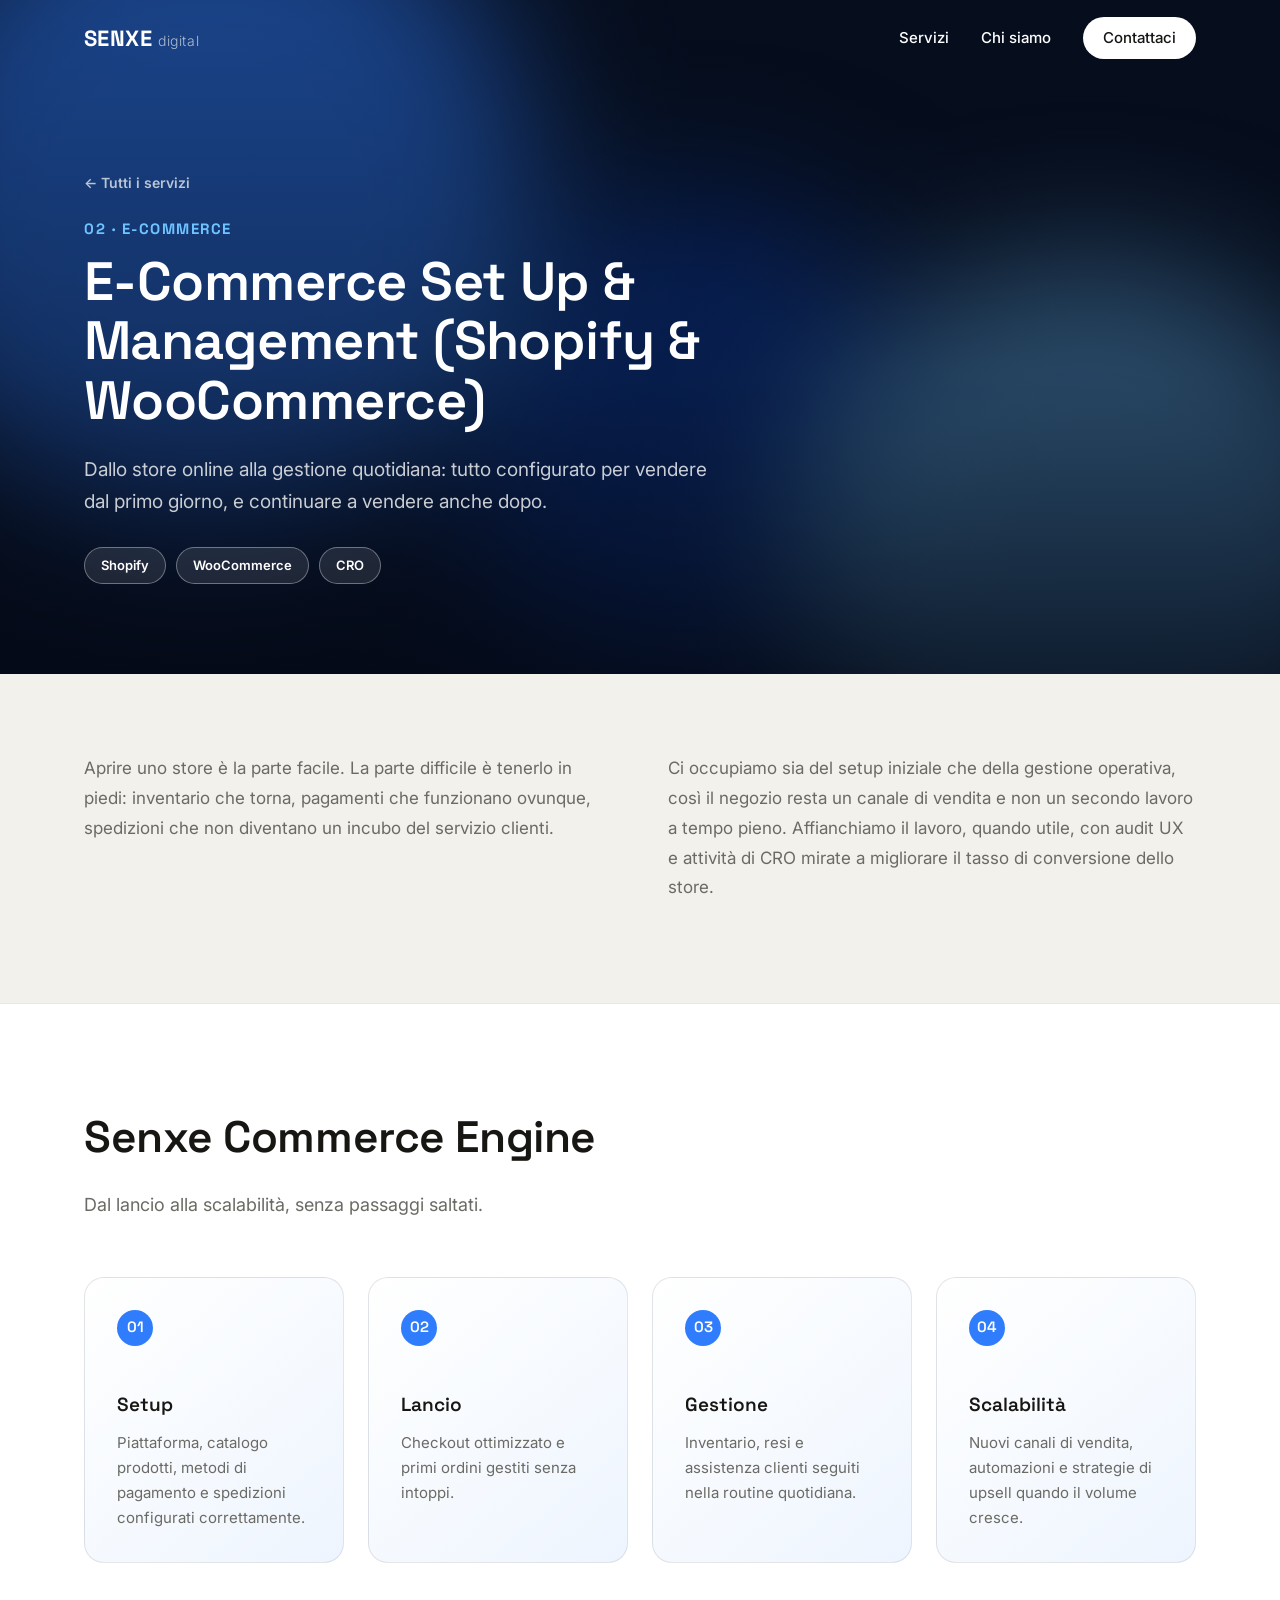
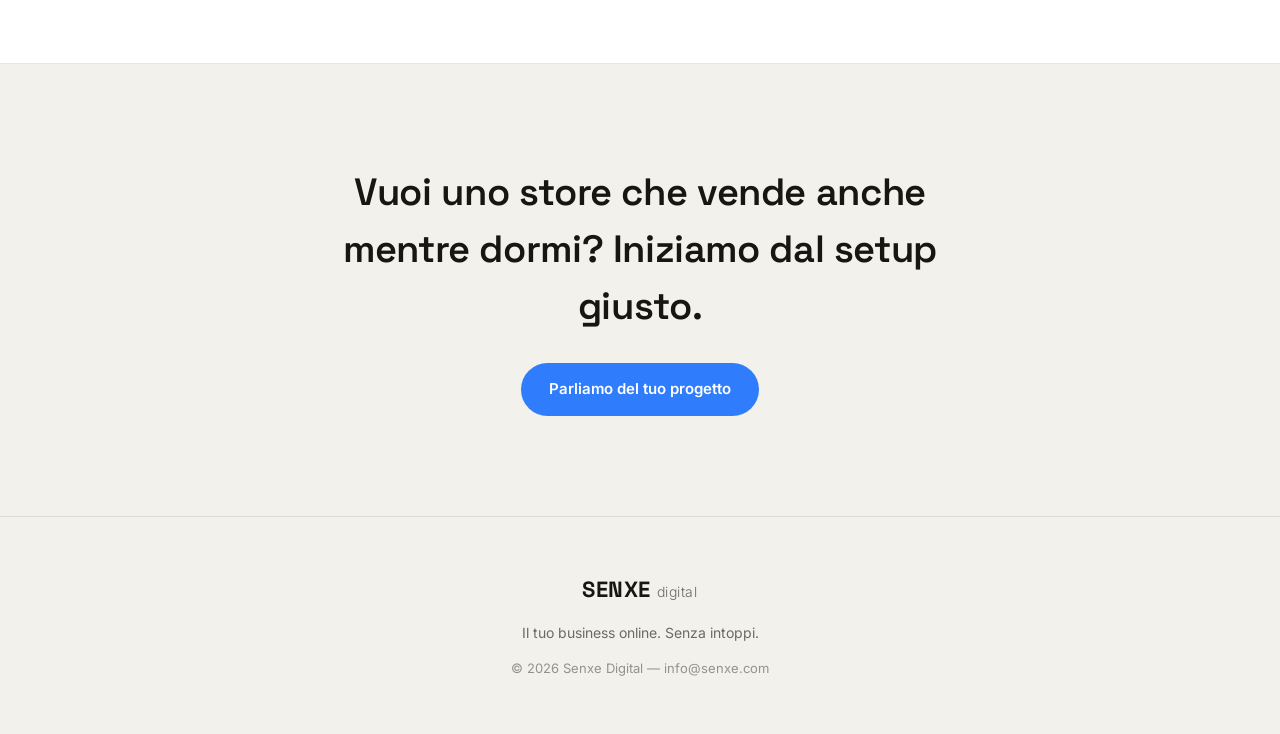
<file: servizi/ecommerce-set-up-management.html>
<!DOCTYPE html>
<html lang="it">
<head>
<meta charset="UTF-8">
<meta name="viewport" content="width=device-width, initial-scale=1.0">
<title>E-Commerce Set Up & Management (Shopify & WooCommerce) — Senxe Digital</title>
<meta name="description" content="Dallo store online alla gestione quotidiana: tutto configurato per vendere dal primo giorno. Scopri il Senxe Commerce Engine.">
<link rel="preconnect" href="https://fonts.googleapis.com">
<link rel="preconnect" href="https://fonts.gstatic.com" crossorigin>
<link href="https://fonts.googleapis.com/css2?family=Space+Grotesk:wght@400;500;600;700&family=Inter:wght@300;400;500;600;700;800&display=swap" rel="stylesheet">
<link rel="stylesheet" href="../style.css">
</head>
<body>

<header class="site-header">
  <div class="container header-inner">
    <a href="../index.html" class="logo">
      <span class="logo-main">SENXE</span><span class="logo-sub">digital</span>
    </a>
    <nav class="nav">
      <a href="../index.html#servizi">Servizi</a>
      <a href="../index.html#chi-siamo">Chi siamo</a>
      <a href="../index.html#contatti" class="nav-cta">Contattaci</a>
    </nav>
    <button class="nav-toggle" aria-label="Apri menu" aria-expanded="false">
      <span></span><span></span><span></span>
    </button>
  </div>
</header>

<main>

  <section class="page-hero">
    <div class="hero-bg" aria-hidden="true">
      <div class="blob blob-1"></div>
      <div class="blob blob-2"></div>
      <div class="blob blob-3"></div>
    </div>
    <div class="hero-scrim" aria-hidden="true"></div>
    <div class="container">
      <a href="../index.html#servizi" class="back-link">&larr; Tutti i servizi</a>
      <span class="service-num">02 · E-Commerce</span>
      <h1>E-Commerce Set Up &amp; Management (Shopify &amp; WooCommerce)</h1>
      <p class="page-hero-lead">Dallo store online alla gestione quotidiana: tutto configurato per vendere dal primo giorno, e continuare a vendere anche dopo.</p>
      <div class="service-tags">
        <span class="tag">Shopify</span>
        <span class="tag">WooCommerce</span>
        <span class="tag">CRO</span>
      </div>
    </div>
  </section>

  <section class="intro">
    <div class="container intro-grid">
      <p>Aprire uno store è la parte facile. La parte difficile è tenerlo in piedi: inventario che torna, pagamenti che funzionano ovunque, spedizioni che non diventano un incubo del servizio clienti.</p>
      <p>Ci occupiamo sia del setup iniziale che della gestione operativa, così il negozio resta un canale di vendita e non un secondo lavoro a tempo pieno. Affianchiamo il lavoro, quando utile, con audit UX e attività di CRO mirate a migliorare il tasso di conversione dello store.</p>
    </div>
  </section>

  <section class="framework">
    <div class="container">
      <h2 class="framework-name">Senxe Commerce Engine</h2>
      <p class="framework-intro">Dal lancio alla scalabilità, senza passaggi saltati.</p>
      <div class="phase-grid">
        <div class="phase-card">
          <span class="phase-step">01</span>
          <h4>Setup</h4>
          <p>Piattaforma, catalogo prodotti, metodi di pagamento e spedizioni configurati correttamente.</p>
        </div>
        <div class="phase-card">
          <span class="phase-step">02</span>
          <h4>Lancio</h4>
          <p>Checkout ottimizzato e primi ordini gestiti senza intoppi.</p>
        </div>
        <div class="phase-card">
          <span class="phase-step">03</span>
          <h4>Gestione</h4>
          <p>Inventario, resi e assistenza clienti seguiti nella routine quotidiana.</p>
        </div>
        <div class="phase-card">
          <span class="phase-step">04</span>
          <h4>Scalabilità</h4>
          <p>Nuovi canali di vendita, automazioni e strategie di upsell quando il volume cresce.</p>
        </div>
      </div>
    </div>
  </section>

  <section class="cta-band">
    <div class="container">
      <h2>Vuoi uno store che vende anche mentre dormi? Iniziamo dal setup giusto.</h2>
      <a href="../index.html#contatti" class="btn btn-primary">Parliamo del tuo progetto</a>
    </div>
  </section>

</main>

<footer class="site-footer">
  <div class="container footer-inner">
    <a href="../index.html" class="logo logo-footer">
      <span class="logo-main">SENXE</span><span class="logo-sub">digital</span>
    </a>
    <p class="footer-payoff">Il tuo business online. Senza intoppi.</p>
    <p class="footer-meta">© <span id="year"></span> Senxe Digital — info@senxe.com</p>
  </div>
</footer>

<script src="../script.js"></script>
</body>
</html>
</file>
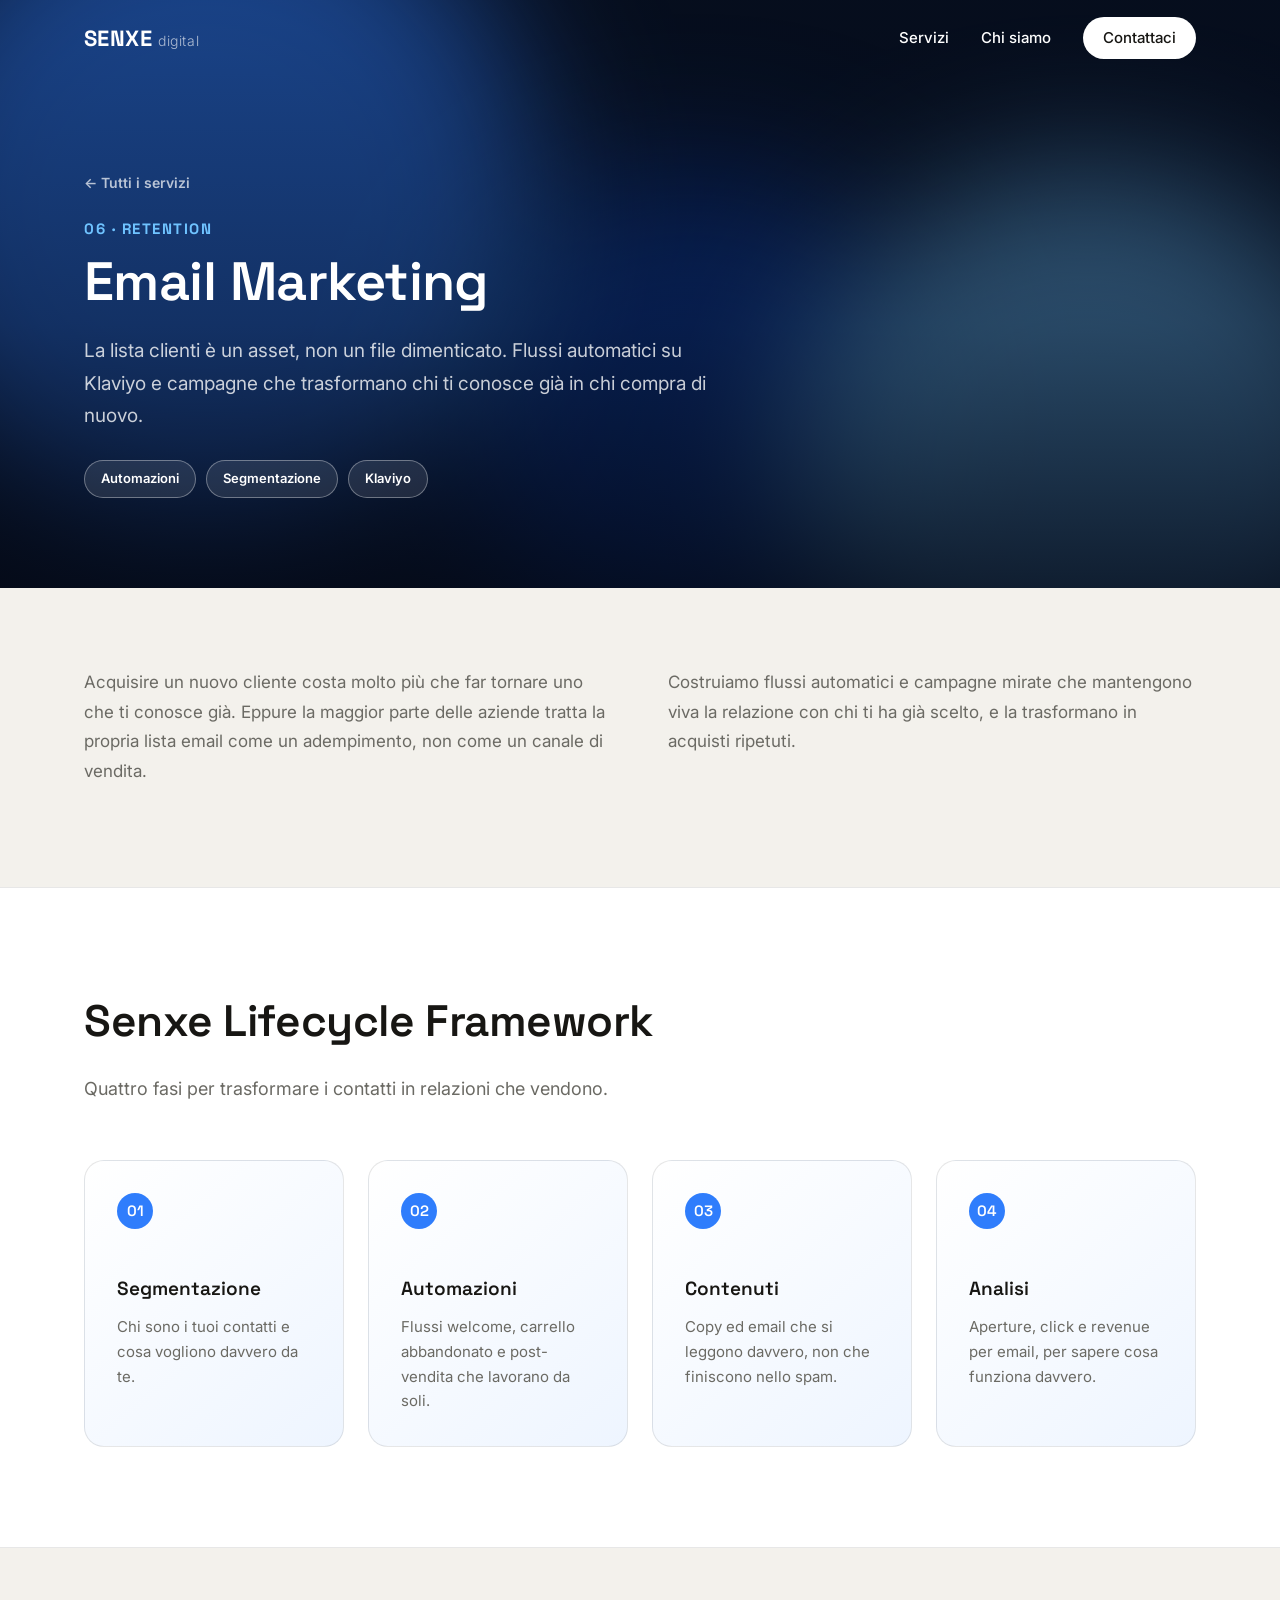
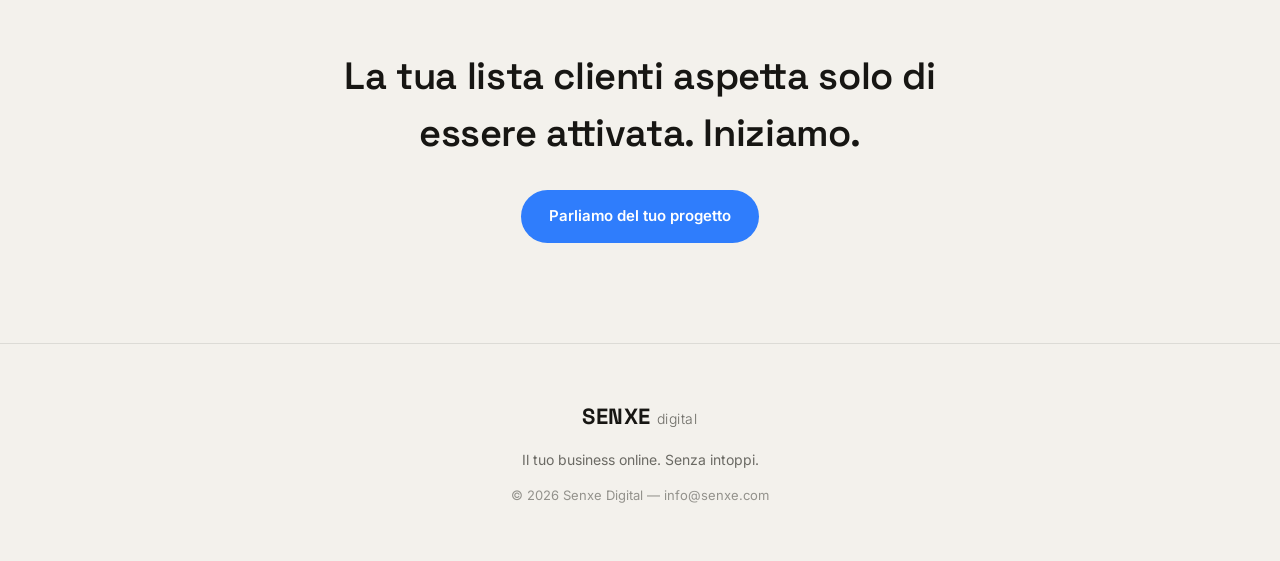
<file: servizi/email-marketing.html>
<!DOCTYPE html>
<html lang="it">
<head>
<meta charset="UTF-8">
<meta name="viewport" content="width=device-width, initial-scale=1.0">
<title>Email Marketing — Senxe Digital</title>
<meta name="description" content="La lista clienti è un asset, non un file dimenticato. Flussi automatici e campagne di email marketing. Scopri il Senxe Lifecycle Framework.">
<link rel="preconnect" href="https://fonts.googleapis.com">
<link rel="preconnect" href="https://fonts.gstatic.com" crossorigin>
<link href="https://fonts.googleapis.com/css2?family=Space+Grotesk:wght@400;500;600;700&family=Inter:wght@300;400;500;600;700;800&display=swap" rel="stylesheet">
<link rel="stylesheet" href="../style.css">
</head>
<body>

<header class="site-header">
  <div class="container header-inner">
    <a href="../index.html" class="logo">
      <span class="logo-main">SENXE</span><span class="logo-sub">digital</span>
    </a>
    <nav class="nav">
      <a href="../index.html#servizi">Servizi</a>
      <a href="../index.html#chi-siamo">Chi siamo</a>
      <a href="../index.html#contatti" class="nav-cta">Contattaci</a>
    </nav>
    <button class="nav-toggle" aria-label="Apri menu" aria-expanded="false">
      <span></span><span></span><span></span>
    </button>
  </div>
</header>

<main>

  <section class="page-hero">
    <div class="hero-bg" aria-hidden="true">
      <div class="blob blob-1"></div>
      <div class="blob blob-2"></div>
      <div class="blob blob-3"></div>
    </div>
    <div class="hero-scrim" aria-hidden="true"></div>
    <div class="container">
      <a href="../index.html#servizi" class="back-link">&larr; Tutti i servizi</a>
      <span class="service-num">06 · Retention</span>
      <h1>Email Marketing</h1>
      <p class="page-hero-lead">La lista clienti è un asset, non un file dimenticato. Flussi automatici su Klaviyo e campagne che trasformano chi ti conosce già in chi compra di nuovo.</p>
      <div class="service-tags">
        <span class="tag">Automazioni</span>
        <span class="tag">Segmentazione</span>
        <span class="tag">Klaviyo</span>
      </div>
    </div>
  </section>

  <section class="intro">
    <div class="container intro-grid">
      <p>Acquisire un nuovo cliente costa molto più che far tornare uno che ti conosce già. Eppure la maggior parte delle aziende tratta la propria lista email come un adempimento, non come un canale di vendita.</p>
      <p>Costruiamo flussi automatici e campagne mirate che mantengono viva la relazione con chi ti ha già scelto, e la trasformano in acquisti ripetuti.</p>
    </div>
  </section>

  <section class="framework">
    <div class="container">
      <h2 class="framework-name">Senxe Lifecycle Framework</h2>
      <p class="framework-intro">Quattro fasi per trasformare i contatti in relazioni che vendono.</p>
      <div class="phase-grid">
        <div class="phase-card">
          <span class="phase-step">01</span>
          <h4>Segmentazione</h4>
          <p>Chi sono i tuoi contatti e cosa vogliono davvero da te.</p>
        </div>
        <div class="phase-card">
          <span class="phase-step">02</span>
          <h4>Automazioni</h4>
          <p>Flussi welcome, carrello abbandonato e post-vendita che lavorano da soli.</p>
        </div>
        <div class="phase-card">
          <span class="phase-step">03</span>
          <h4>Contenuti</h4>
          <p>Copy ed email che si leggono davvero, non che finiscono nello spam.</p>
        </div>
        <div class="phase-card">
          <span class="phase-step">04</span>
          <h4>Analisi</h4>
          <p>Aperture, click e revenue per email, per sapere cosa funziona davvero.</p>
        </div>
      </div>
    </div>
  </section>

  <section class="cta-band">
    <div class="container">
      <h2>La tua lista clienti aspetta solo di essere attivata. Iniziamo.</h2>
      <a href="../index.html#contatti" class="btn btn-primary">Parliamo del tuo progetto</a>
    </div>
  </section>

</main>

<footer class="site-footer">
  <div class="container footer-inner">
    <a href="../index.html" class="logo logo-footer">
      <span class="logo-main">SENXE</span><span class="logo-sub">digital</span>
    </a>
    <p class="footer-payoff">Il tuo business online. Senza intoppi.</p>
    <p class="footer-meta">© <span id="year"></span> Senxe Digital — info@senxe.com</p>
  </div>
</footer>

<script src="../script.js"></script>
</body>
</html>
</file>
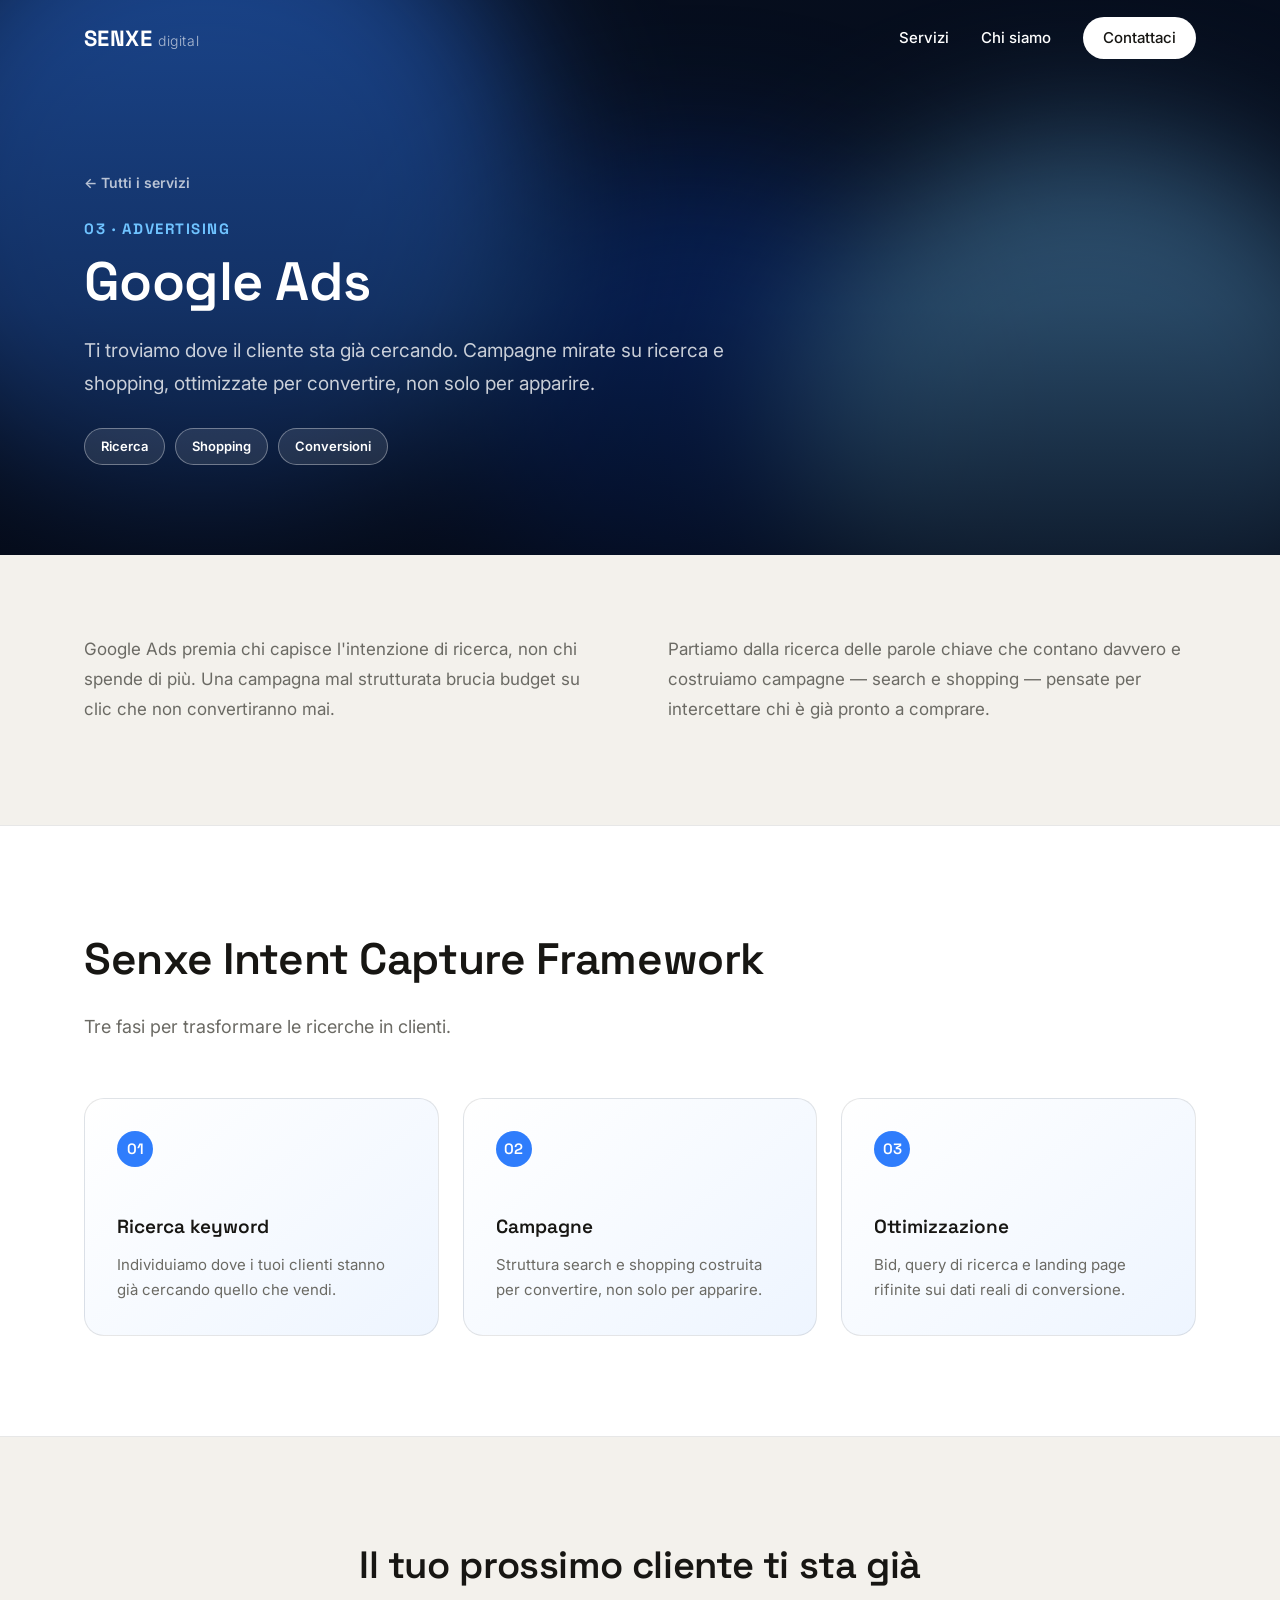
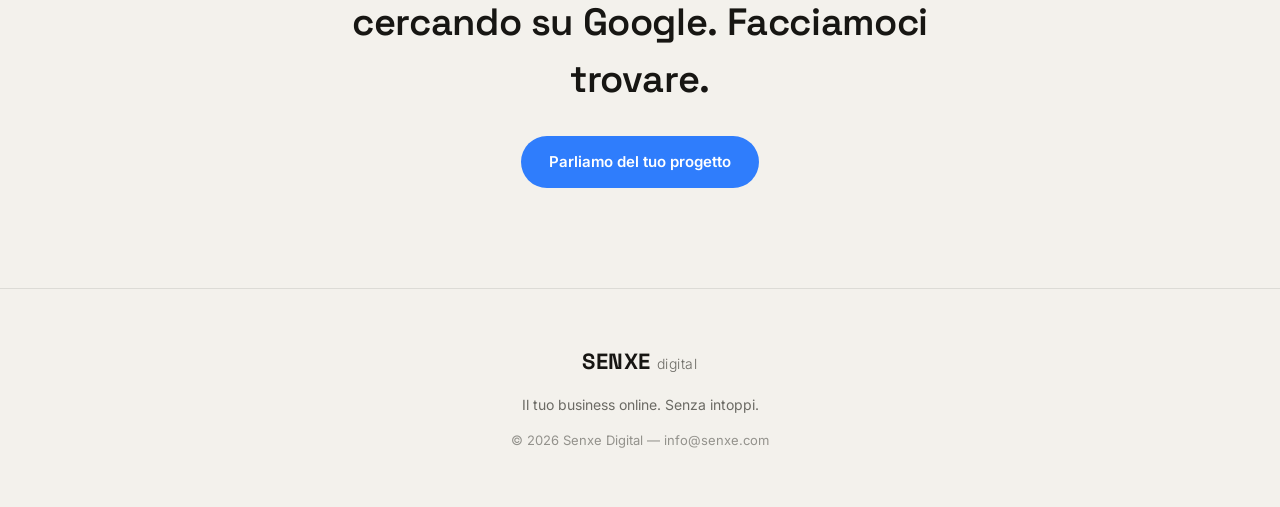
<file: servizi/google-ads.html>
<!DOCTYPE html>
<html lang="it">
<head>
<meta charset="UTF-8">
<meta name="viewport" content="width=device-width, initial-scale=1.0">
<title>Google Ads — Senxe Digital</title>
<meta name="description" content="Ti troviamo dove il cliente sta già cercando. Campagne mirate su ricerca e shopping. Scopri il Senxe Intent Capture Framework.">
<link rel="preconnect" href="https://fonts.googleapis.com">
<link rel="preconnect" href="https://fonts.gstatic.com" crossorigin>
<link href="https://fonts.googleapis.com/css2?family=Space+Grotesk:wght@400;500;600;700&family=Inter:wght@300;400;500;600;700;800&display=swap" rel="stylesheet">
<link rel="stylesheet" href="../style.css">
</head>
<body>

<header class="site-header">
  <div class="container header-inner">
    <a href="../index.html" class="logo">
      <span class="logo-main">SENXE</span><span class="logo-sub">digital</span>
    </a>
    <nav class="nav">
      <a href="../index.html#servizi">Servizi</a>
      <a href="../index.html#chi-siamo">Chi siamo</a>
      <a href="../index.html#contatti" class="nav-cta">Contattaci</a>
    </nav>
    <button class="nav-toggle" aria-label="Apri menu" aria-expanded="false">
      <span></span><span></span><span></span>
    </button>
  </div>
</header>

<main>

  <section class="page-hero">
    <div class="hero-bg" aria-hidden="true">
      <div class="blob blob-1"></div>
      <div class="blob blob-2"></div>
      <div class="blob blob-3"></div>
    </div>
    <div class="hero-scrim" aria-hidden="true"></div>
    <div class="container">
      <a href="../index.html#servizi" class="back-link">&larr; Tutti i servizi</a>
      <span class="service-num">03 · Advertising</span>
      <h1>Google Ads</h1>
      <p class="page-hero-lead">Ti troviamo dove il cliente sta già cercando. Campagne mirate su ricerca e shopping, ottimizzate per convertire, non solo per apparire.</p>
      <div class="service-tags">
        <span class="tag">Ricerca</span>
        <span class="tag">Shopping</span>
        <span class="tag">Conversioni</span>
      </div>
    </div>
  </section>

  <section class="intro">
    <div class="container intro-grid">
      <p>Google Ads premia chi capisce l'intenzione di ricerca, non chi spende di più. Una campagna mal strutturata brucia budget su clic che non convertiranno mai.</p>
      <p>Partiamo dalla ricerca delle parole chiave che contano davvero e costruiamo campagne — search e shopping — pensate per intercettare chi è già pronto a comprare.</p>
    </div>
  </section>

  <section class="framework">
    <div class="container">
      <h2 class="framework-name">Senxe Intent Capture Framework</h2>
      <p class="framework-intro">Tre fasi per trasformare le ricerche in clienti.</p>
      <div class="phase-grid">
        <div class="phase-card">
          <span class="phase-step">01</span>
          <h4>Ricerca keyword</h4>
          <p>Individuiamo dove i tuoi clienti stanno già cercando quello che vendi.</p>
        </div>
        <div class="phase-card">
          <span class="phase-step">02</span>
          <h4>Campagne</h4>
          <p>Struttura search e shopping costruita per convertire, non solo per apparire.</p>
        </div>
        <div class="phase-card">
          <span class="phase-step">03</span>
          <h4>Ottimizzazione</h4>
          <p>Bid, query di ricerca e landing page rifinite sui dati reali di conversione.</p>
        </div>
      </div>
    </div>
  </section>

  <section class="cta-band">
    <div class="container">
      <h2>Il tuo prossimo cliente ti sta già cercando su Google. Facciamoci trovare.</h2>
      <a href="../index.html#contatti" class="btn btn-primary">Parliamo del tuo progetto</a>
    </div>
  </section>

</main>

<footer class="site-footer">
  <div class="container footer-inner">
    <a href="../index.html" class="logo logo-footer">
      <span class="logo-main">SENXE</span><span class="logo-sub">digital</span>
    </a>
    <p class="footer-payoff">Il tuo business online. Senza intoppi.</p>
    <p class="footer-meta">© <span id="year"></span> Senxe Digital — info@senxe.com</p>
  </div>
</footer>

<script src="../script.js"></script>
</body>
</html>
</file>
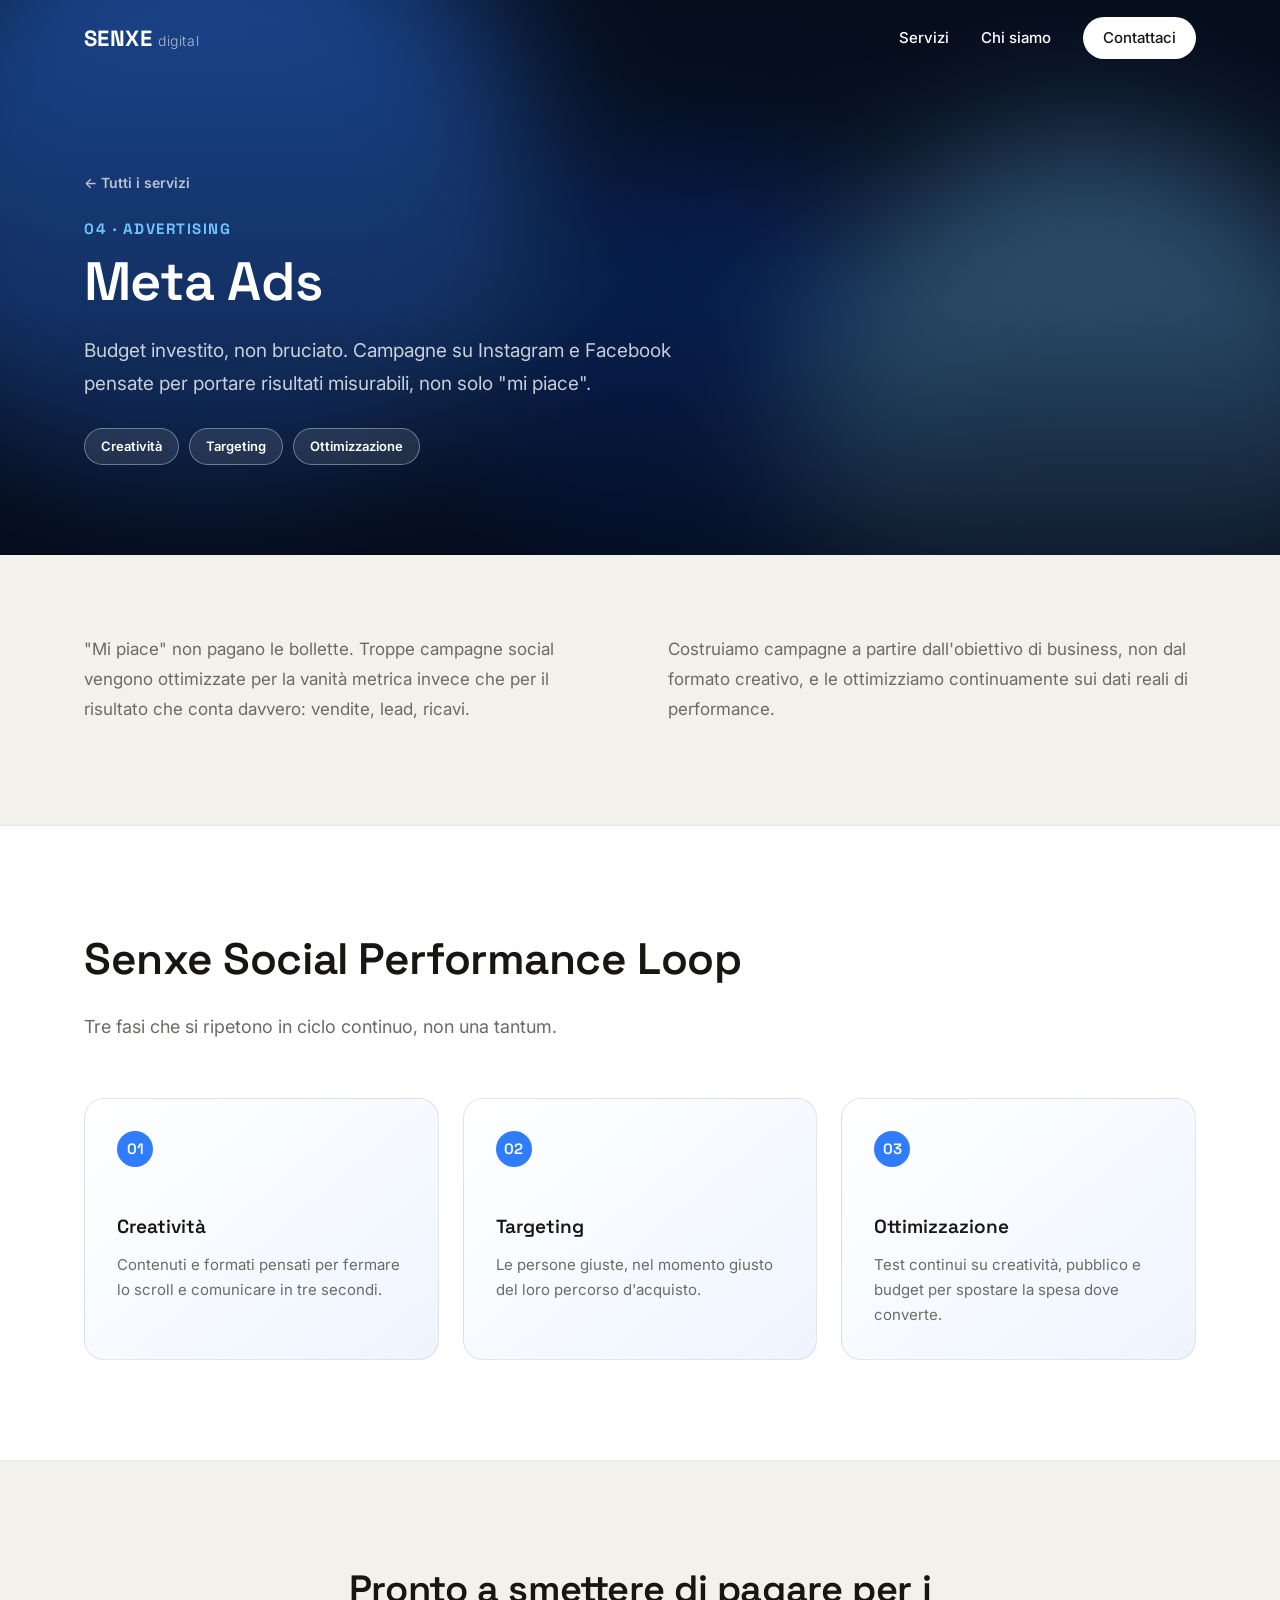
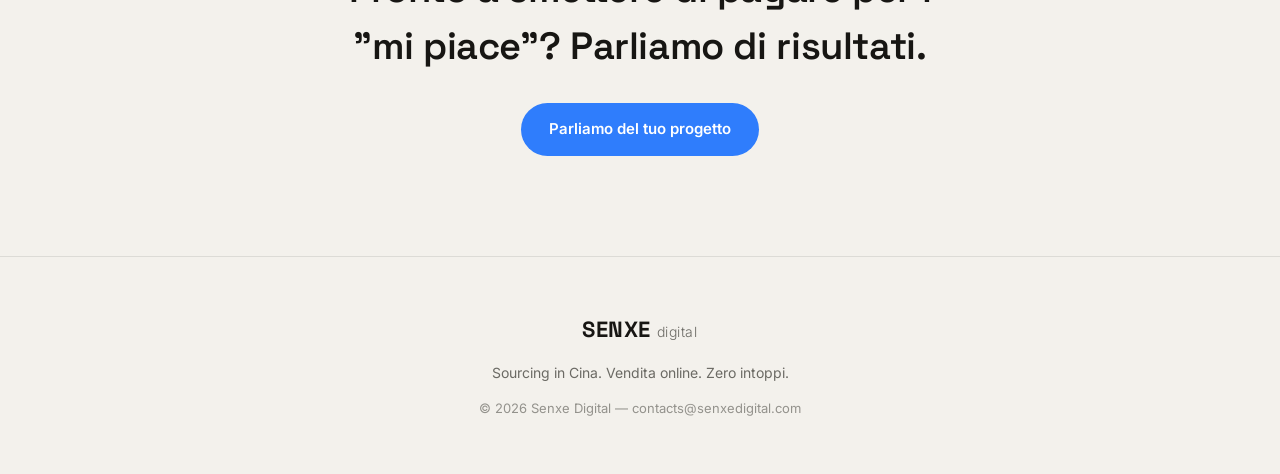
<file: servizi/meta-ads.html>
<!DOCTYPE html>
<html lang="it">
<head>
<meta charset="UTF-8">
<meta name="viewport" content="width=device-width, initial-scale=1.0">
<title>Meta Ads — Senxe Digital</title>
<meta name="description" content="Budget investito, non bruciato. Campagne su Instagram e Facebook pensate per risultati misurabili. Scopri il Senxe Social Performance Loop.">
<link rel="preconnect" href="https://fonts.googleapis.com">
<link rel="preconnect" href="https://fonts.gstatic.com" crossorigin>
<link href="https://fonts.googleapis.com/css2?family=Space+Grotesk:wght@400;500;600;700&family=Inter:wght@300;400;500;600;700;800&display=swap" rel="stylesheet">
<link rel="stylesheet" href="../style.css">
</head>
<body>

<header class="site-header">
  <div class="container header-inner">
    <a href="../index.html" class="logo">
      <span class="logo-main">SENXE</span><span class="logo-sub">digital</span>
    </a>
    <nav class="nav">
      <a href="../index.html#servizi">Servizi</a>
      <a href="../index.html#chi-siamo">Chi siamo</a>
      <a href="../index.html#contatti" class="nav-cta">Contattaci</a>
    </nav>
    <button class="nav-toggle" aria-label="Apri menu" aria-expanded="false">
      <span></span><span></span><span></span>
    </button>
  </div>
</header>

<main>

  <section class="page-hero">
    <div class="hero-bg" aria-hidden="true">
      <div class="blob blob-1"></div>
      <div class="blob blob-2"></div>
      <div class="blob blob-3"></div>
    </div>
    <div class="hero-scrim" aria-hidden="true"></div>
    <div class="container">
      <a href="../index.html#servizi" class="back-link">&larr; Tutti i servizi</a>
      <span class="service-num">04 · Advertising</span>
      <h1>Meta Ads</h1>
      <p class="page-hero-lead">Budget investito, non bruciato. Campagne su Instagram e Facebook pensate per portare risultati misurabili, non solo "mi piace".</p>
      <div class="service-tags">
        <span class="tag">Creatività</span>
        <span class="tag">Targeting</span>
        <span class="tag">Ottimizzazione</span>
      </div>
    </div>
  </section>

  <section class="intro">
    <div class="container intro-grid">
      <p>"Mi piace" non pagano le bollette. Troppe campagne social vengono ottimizzate per la vanità metrica invece che per il risultato che conta davvero: vendite, lead, ricavi.</p>
      <p>Costruiamo campagne a partire dall'obiettivo di business, non dal formato creativo, e le ottimizziamo continuamente sui dati reali di performance.</p>
    </div>
  </section>

  <section class="framework">
    <div class="container">
      <h2 class="framework-name">Senxe Social Performance Loop</h2>
      <p class="framework-intro">Tre fasi che si ripetono in ciclo continuo, non una tantum.</p>
      <div class="phase-grid">
        <div class="phase-card">
          <span class="phase-step">01</span>
          <h4>Creatività</h4>
          <p>Contenuti e formati pensati per fermare lo scroll e comunicare in tre secondi.</p>
        </div>
        <div class="phase-card">
          <span class="phase-step">02</span>
          <h4>Targeting</h4>
          <p>Le persone giuste, nel momento giusto del loro percorso d'acquisto.</p>
        </div>
        <div class="phase-card">
          <span class="phase-step">03</span>
          <h4>Ottimizzazione</h4>
          <p>Test continui su creatività, pubblico e budget per spostare la spesa dove converte.</p>
        </div>
      </div>
    </div>
  </section>

  <section class="cta-band">
    <div class="container">
      <h2>Pronto a smettere di pagare per i "mi piace"? Parliamo di risultati.</h2>
      <a href="../index.html#contatti" class="btn btn-primary">Parliamo del tuo progetto</a>
    </div>
  </section>

</main>

<footer class="site-footer">
  <div class="container footer-inner">
    <a href="../index.html" class="logo logo-footer">
      <span class="logo-main">SENXE</span><span class="logo-sub">digital</span>
    </a>
    <p class="footer-payoff">Sourcing in Cina. Vendita online. Zero intoppi.</p>
    <p class="footer-meta">© <span id="year"></span> Senxe Digital — contacts@senxedigital.com</p>
  </div>
</footer>

<script src="../script.js"></script>
</body>
</html>
</file>
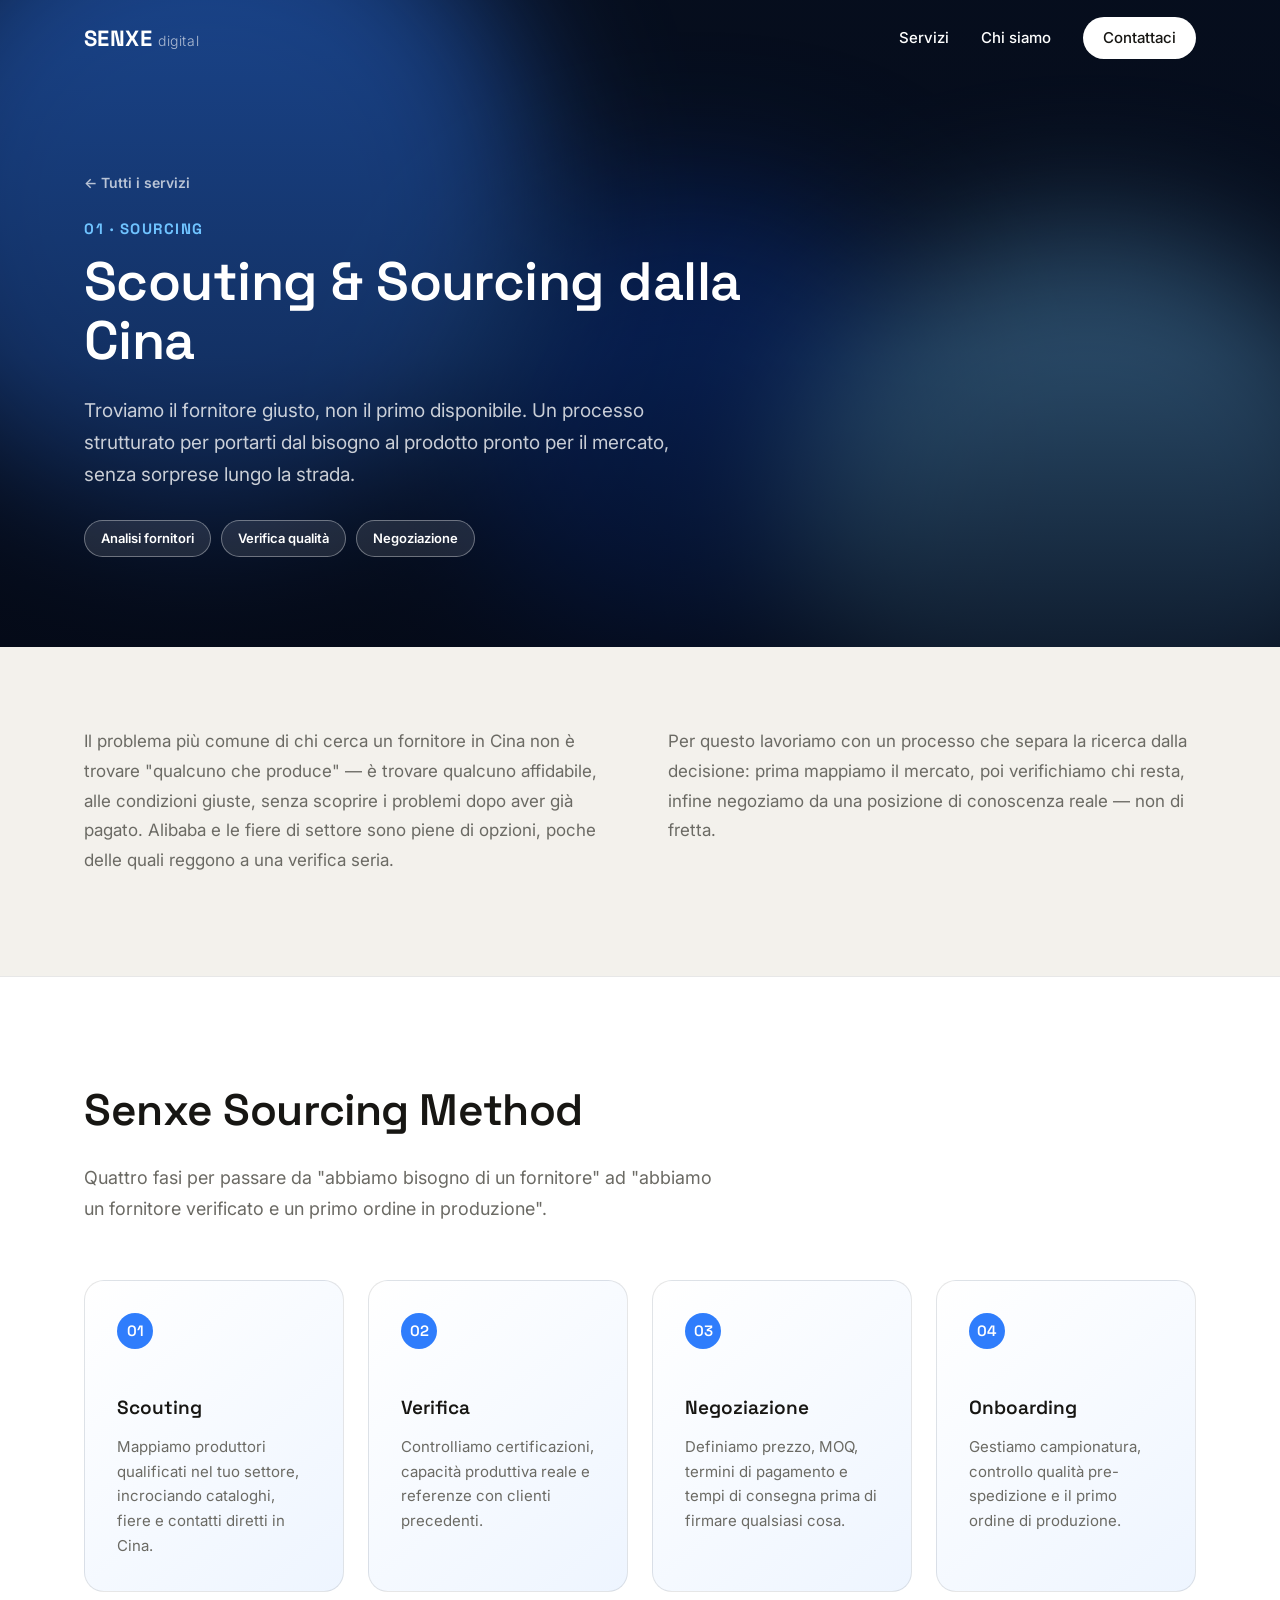
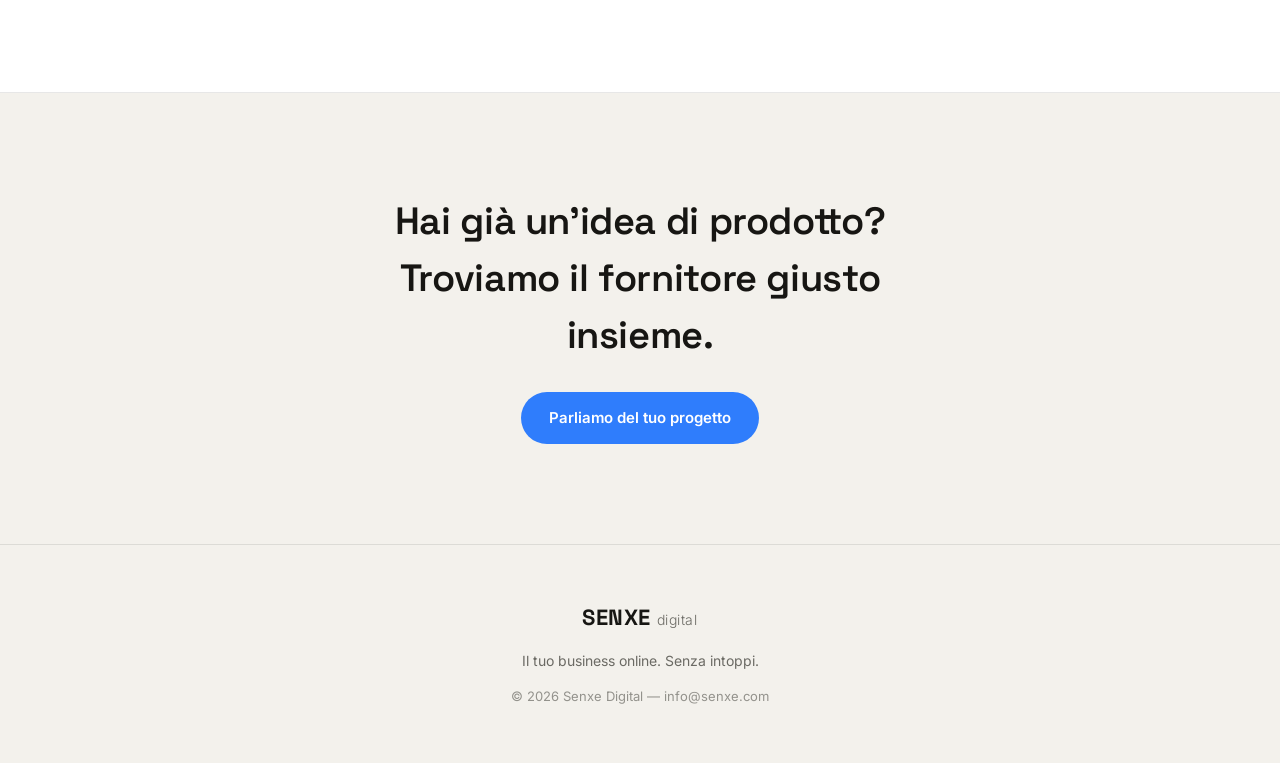
<file: servizi/scouting-sourcing-cina.html>
<!DOCTYPE html>
<html lang="it">
<head>
<meta charset="UTF-8">
<meta name="viewport" content="width=device-width, initial-scale=1.0">
<title>Scouting & Sourcing dalla Cina — Senxe Digital</title>
<meta name="description" content="Troviamo il fornitore giusto in Cina, lo verifichiamo e lo portiamo a un primo ordine sicuro. Scopri il Senxe Sourcing Method.">
<link rel="preconnect" href="https://fonts.googleapis.com">
<link rel="preconnect" href="https://fonts.gstatic.com" crossorigin>
<link href="https://fonts.googleapis.com/css2?family=Space+Grotesk:wght@400;500;600;700&family=Inter:wght@300;400;500;600;700;800&display=swap" rel="stylesheet">
<link rel="stylesheet" href="../style.css">
</head>
<body>

<header class="site-header">
  <div class="container header-inner">
    <a href="../index.html" class="logo">
      <span class="logo-main">SENXE</span><span class="logo-sub">digital</span>
    </a>
    <nav class="nav">
      <a href="../index.html#servizi">Servizi</a>
      <a href="../index.html#chi-siamo">Chi siamo</a>
      <a href="../index.html#contatti" class="nav-cta">Contattaci</a>
    </nav>
    <button class="nav-toggle" aria-label="Apri menu" aria-expanded="false">
      <span></span><span></span><span></span>
    </button>
  </div>
</header>

<main>

  <section class="page-hero">
    <div class="hero-bg" aria-hidden="true">
      <div class="blob blob-1"></div>
      <div class="blob blob-2"></div>
      <div class="blob blob-3"></div>
    </div>
    <div class="hero-scrim" aria-hidden="true"></div>
    <div class="container">
      <a href="../index.html#servizi" class="back-link">&larr; Tutti i servizi</a>
      <span class="service-num">01 · Sourcing</span>
      <h1>Scouting &amp; Sourcing dalla Cina</h1>
      <p class="page-hero-lead">Troviamo il fornitore giusto, non il primo disponibile. Un processo strutturato per portarti dal bisogno al prodotto pronto per il mercato, senza sorprese lungo la strada.</p>
      <div class="service-tags">
        <span class="tag">Analisi fornitori</span>
        <span class="tag">Verifica qualità</span>
        <span class="tag">Negoziazione</span>
      </div>
    </div>
  </section>

  <section class="intro">
    <div class="container intro-grid">
      <p>Il problema più comune di chi cerca un fornitore in Cina non è trovare "qualcuno che produce" — è trovare qualcuno affidabile, alle condizioni giuste, senza scoprire i problemi dopo aver già pagato. Alibaba e le fiere di settore sono piene di opzioni, poche delle quali reggono a una verifica seria.</p>
      <p>Per questo lavoriamo con un processo che separa la ricerca dalla decisione: prima mappiamo il mercato, poi verifichiamo chi resta, infine negoziamo da una posizione di conoscenza reale — non di fretta.</p>
    </div>
  </section>

  <section class="framework">
    <div class="container">
      <h2 class="framework-name">Senxe Sourcing Method</h2>
      <p class="framework-intro">Quattro fasi per passare da "abbiamo bisogno di un fornitore" ad "abbiamo un fornitore verificato e un primo ordine in produzione".</p>
      <div class="phase-grid">
        <div class="phase-card">
          <span class="phase-step">01</span>
          <h4>Scouting</h4>
          <p>Mappiamo produttori qualificati nel tuo settore, incrociando cataloghi, fiere e contatti diretti in Cina.</p>
        </div>
        <div class="phase-card">
          <span class="phase-step">02</span>
          <h4>Verifica</h4>
          <p>Controlliamo certificazioni, capacità produttiva reale e referenze con clienti precedenti.</p>
        </div>
        <div class="phase-card">
          <span class="phase-step">03</span>
          <h4>Negoziazione</h4>
          <p>Definiamo prezzo, MOQ, termini di pagamento e tempi di consegna prima di firmare qualsiasi cosa.</p>
        </div>
        <div class="phase-card">
          <span class="phase-step">04</span>
          <h4>Onboarding</h4>
          <p>Gestiamo campionatura, controllo qualità pre-spedizione e il primo ordine di produzione.</p>
        </div>
      </div>
    </div>
  </section>

  <section class="cta-band">
    <div class="container">
      <h2>Hai già un'idea di prodotto? Troviamo il fornitore giusto insieme.</h2>
      <a href="../index.html#contatti" class="btn btn-primary">Parliamo del tuo progetto</a>
    </div>
  </section>

</main>

<footer class="site-footer">
  <div class="container footer-inner">
    <a href="../index.html" class="logo logo-footer">
      <span class="logo-main">SENXE</span><span class="logo-sub">digital</span>
    </a>
    <p class="footer-payoff">Il tuo business online. Senza intoppi.</p>
    <p class="footer-meta">© <span id="year"></span> Senxe Digital — info@senxe.com</p>
  </div>
</footer>

<script src="../script.js"></script>
</body>
</html>
</file>
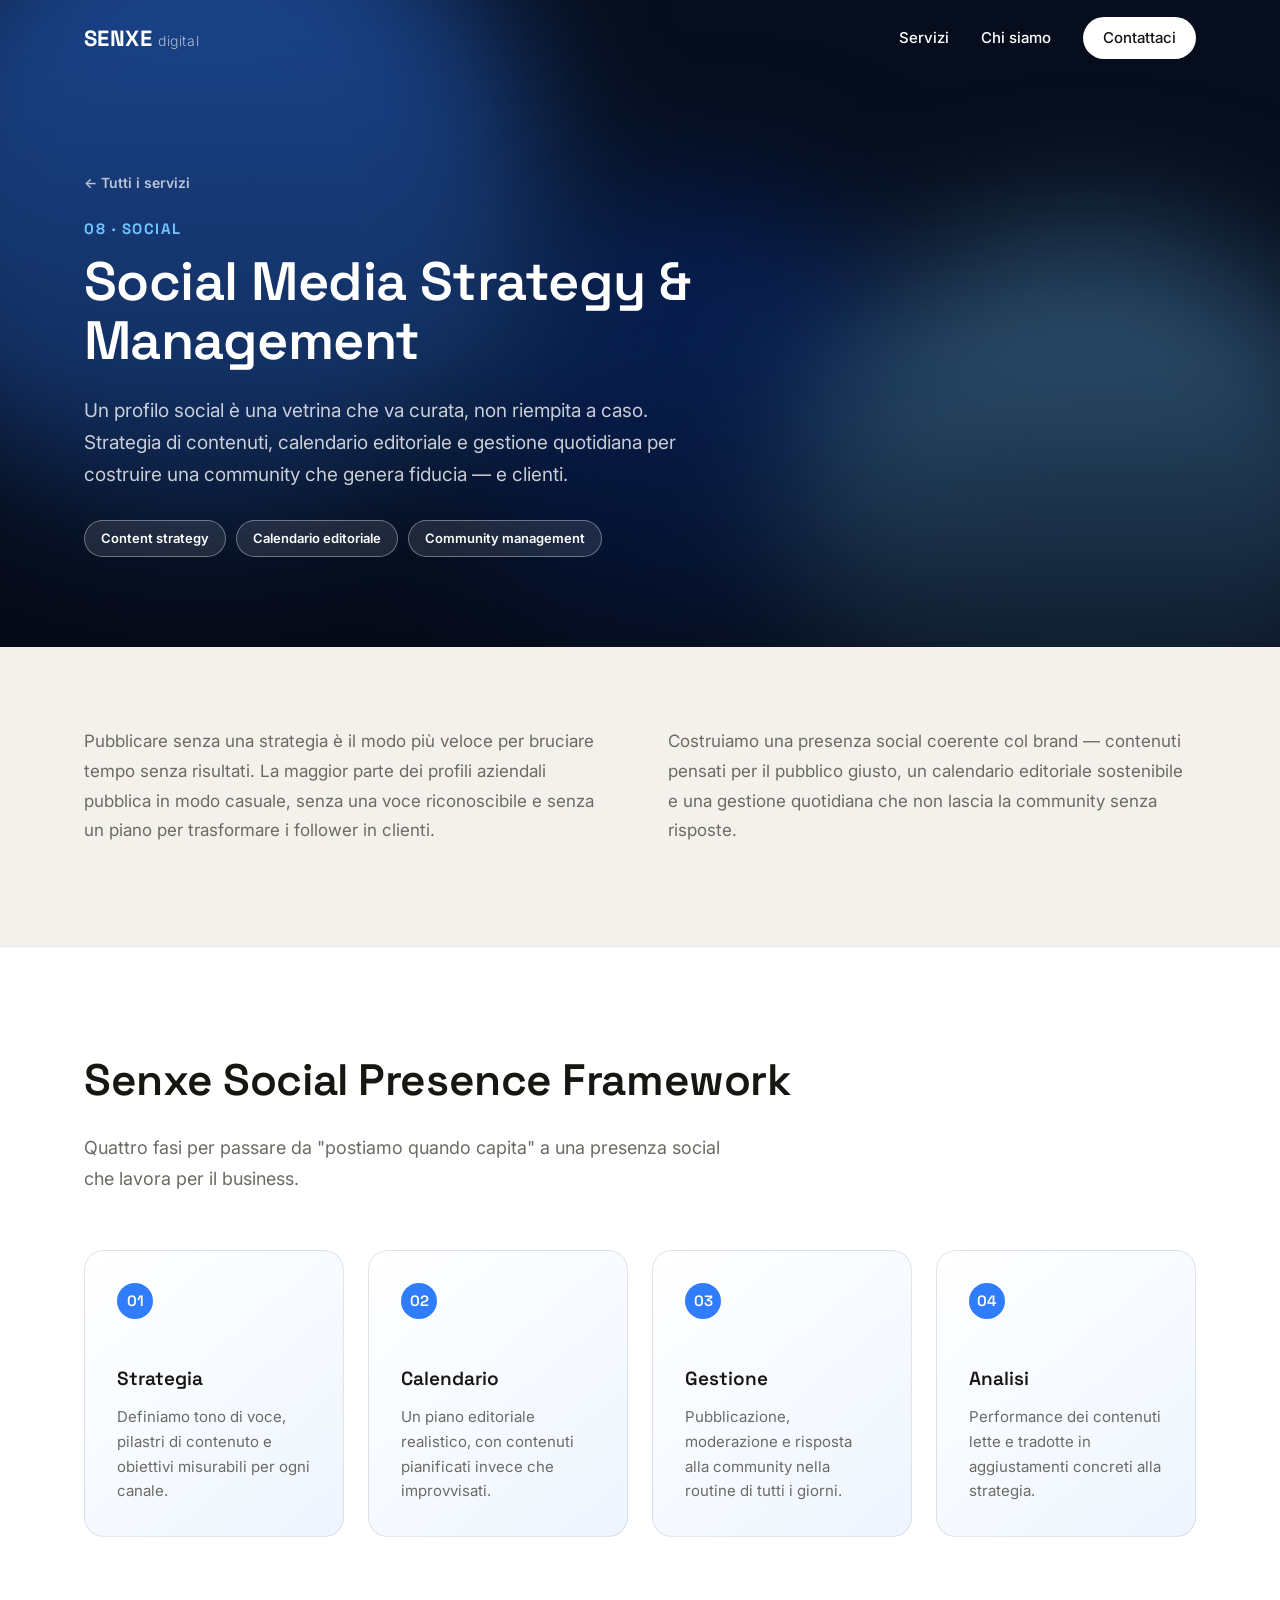
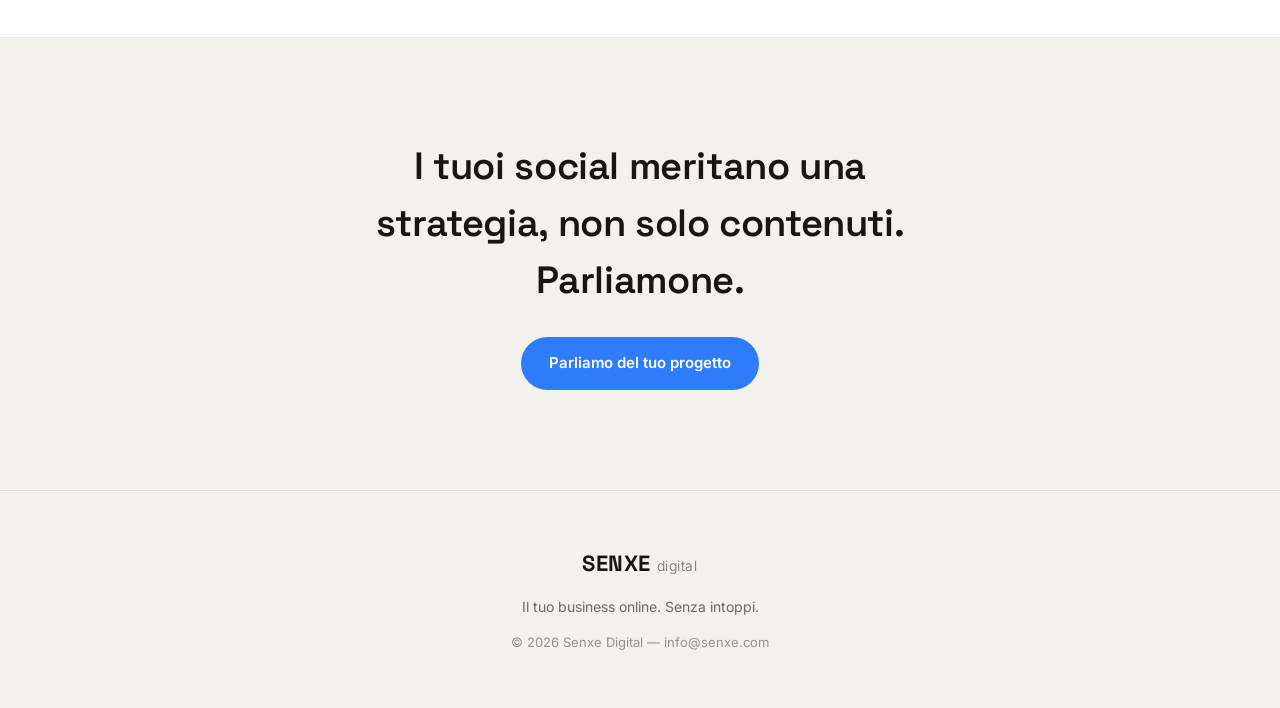
<file: servizi/social-media-strategy-management.html>
<!DOCTYPE html>
<html lang="it">
<head>
<meta charset="UTF-8">
<meta name="viewport" content="width=device-width, initial-scale=1.0">
<title>Social Media Strategy & Management — Senxe Digital</title>
<meta name="description" content="Strategia di contenuti, calendario editoriale e gestione quotidiana dei social. Scopri il Senxe Social Presence Framework.">
<link rel="preconnect" href="https://fonts.googleapis.com">
<link rel="preconnect" href="https://fonts.gstatic.com" crossorigin>
<link href="https://fonts.googleapis.com/css2?family=Space+Grotesk:wght@400;500;600;700&family=Inter:wght@300;400;500;600;700;800&display=swap" rel="stylesheet">
<link rel="stylesheet" href="../style.css">
</head>
<body>

<header class="site-header">
  <div class="container header-inner">
    <a href="../index.html" class="logo">
      <span class="logo-main">SENXE</span><span class="logo-sub">digital</span>
    </a>
    <nav class="nav">
      <a href="../index.html#servizi">Servizi</a>
      <a href="../index.html#chi-siamo">Chi siamo</a>
      <a href="../index.html#contatti" class="nav-cta">Contattaci</a>
    </nav>
    <button class="nav-toggle" aria-label="Apri menu" aria-expanded="false">
      <span></span><span></span><span></span>
    </button>
  </div>
</header>

<main>

  <section class="page-hero">
    <div class="hero-bg" aria-hidden="true">
      <div class="blob blob-1"></div>
      <div class="blob blob-2"></div>
      <div class="blob blob-3"></div>
    </div>
    <div class="hero-scrim" aria-hidden="true"></div>
    <div class="container">
      <a href="../index.html#servizi" class="back-link">&larr; Tutti i servizi</a>
      <span class="service-num">08 · Social</span>
      <h1>Social Media Strategy &amp; Management</h1>
      <p class="page-hero-lead">Un profilo social è una vetrina che va curata, non riempita a caso. Strategia di contenuti, calendario editoriale e gestione quotidiana per costruire una community che genera fiducia — e clienti.</p>
      <div class="service-tags">
        <span class="tag">Content strategy</span>
        <span class="tag">Calendario editoriale</span>
        <span class="tag">Community management</span>
      </div>
    </div>
  </section>

  <section class="intro">
    <div class="container intro-grid">
      <p>Pubblicare senza una strategia è il modo più veloce per bruciare tempo senza risultati. La maggior parte dei profili aziendali pubblica in modo casuale, senza una voce riconoscibile e senza un piano per trasformare i follower in clienti.</p>
      <p>Costruiamo una presenza social coerente col brand — contenuti pensati per il pubblico giusto, un calendario editoriale sostenibile e una gestione quotidiana che non lascia la community senza risposte.</p>
    </div>
  </section>

  <section class="framework">
    <div class="container">
      <h2 class="framework-name">Senxe Social Presence Framework</h2>
      <p class="framework-intro">Quattro fasi per passare da "postiamo quando capita" a una presenza social che lavora per il business.</p>
      <div class="phase-grid">
        <div class="phase-card">
          <span class="phase-step">01</span>
          <h4>Strategia</h4>
          <p>Definiamo tono di voce, pilastri di contenuto e obiettivi misurabili per ogni canale.</p>
        </div>
        <div class="phase-card">
          <span class="phase-step">02</span>
          <h4>Calendario</h4>
          <p>Un piano editoriale realistico, con contenuti pianificati invece che improvvisati.</p>
        </div>
        <div class="phase-card">
          <span class="phase-step">03</span>
          <h4>Gestione</h4>
          <p>Pubblicazione, moderazione e risposta alla community nella routine di tutti i giorni.</p>
        </div>
        <div class="phase-card">
          <span class="phase-step">04</span>
          <h4>Analisi</h4>
          <p>Performance dei contenuti lette e tradotte in aggiustamenti concreti alla strategia.</p>
        </div>
      </div>
    </div>
  </section>

  <section class="cta-band">
    <div class="container">
      <h2>I tuoi social meritano una strategia, non solo contenuti. Parliamone.</h2>
      <a href="../index.html#contatti" class="btn btn-primary">Parliamo del tuo progetto</a>
    </div>
  </section>

</main>

<footer class="site-footer">
  <div class="container footer-inner">
    <a href="../index.html" class="logo logo-footer">
      <span class="logo-main">SENXE</span><span class="logo-sub">digital</span>
    </a>
    <p class="footer-payoff">Il tuo business online. Senza intoppi.</p>
    <p class="footer-meta">© <span id="year"></span> Senxe Digital — info@senxe.com</p>
  </div>
</footer>

<script src="../script.js"></script>
</body>
</html>
</file>
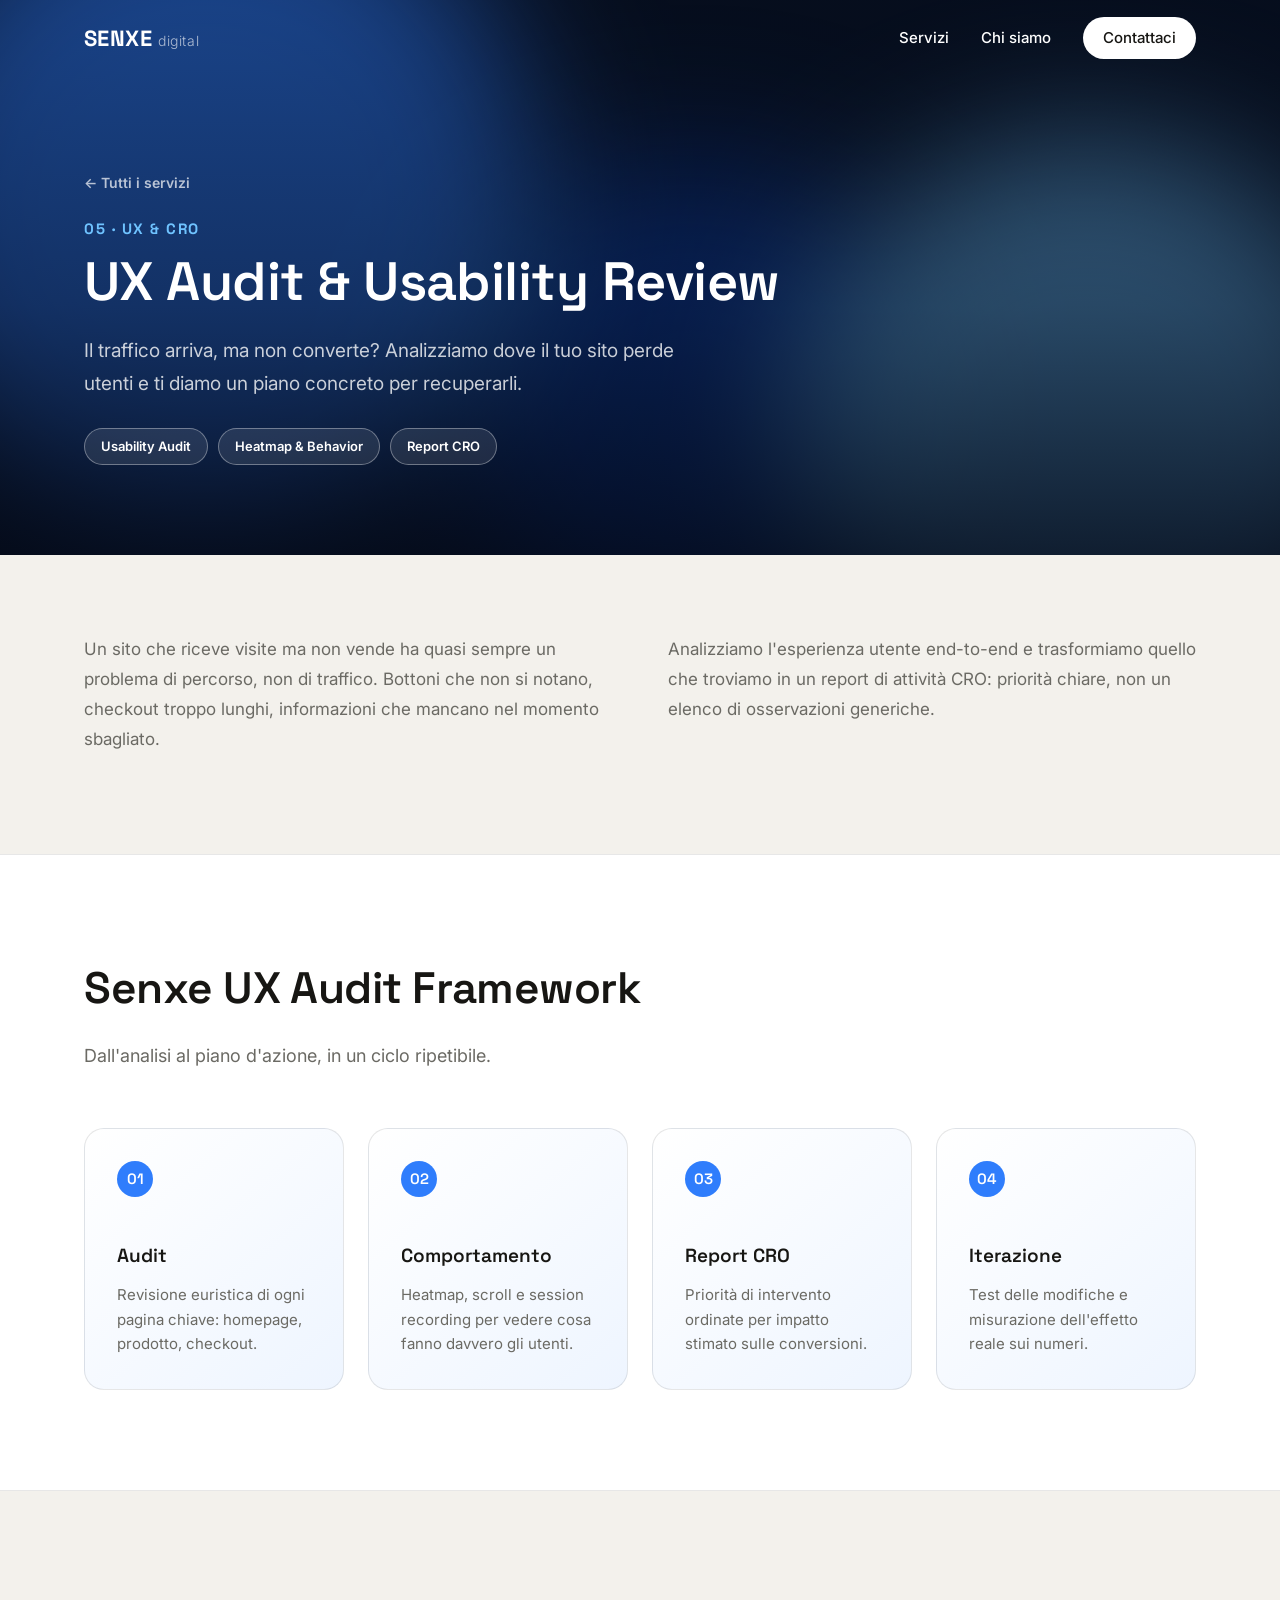
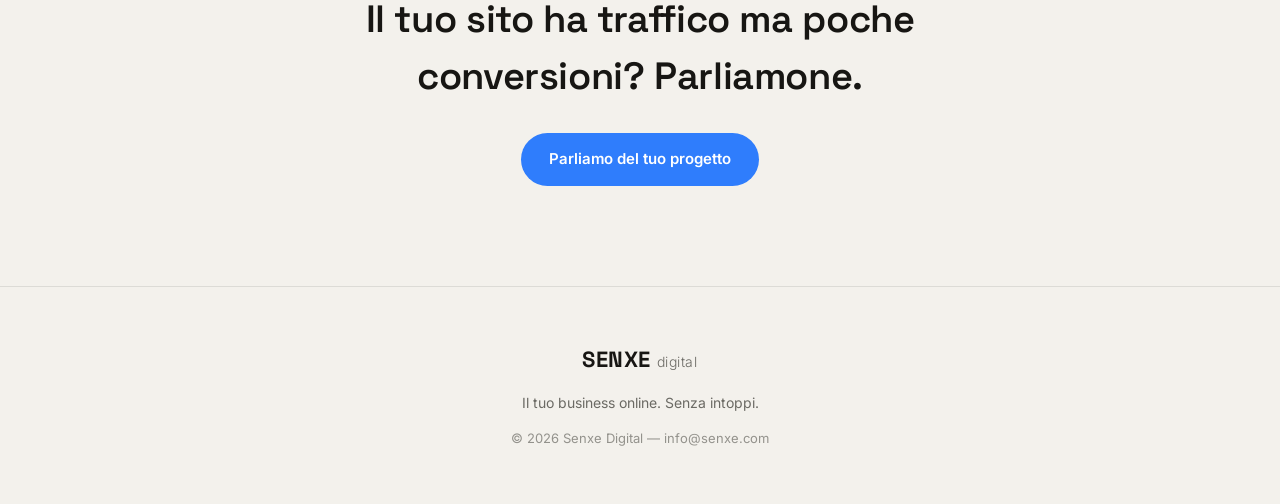
<file: servizi/ux-audit-cro.html>
<!DOCTYPE html>
<html lang="it">
<head>
<meta charset="UTF-8">
<meta name="viewport" content="width=device-width, initial-scale=1.0">
<title>UX Audit & Usability Review — Senxe Digital</title>
<meta name="description" content="Analizziamo dove il tuo sito perde conversioni. Audit di usabilità e report attività CRO. Scopri il Senxe UX Audit Framework.">
<link rel="preconnect" href="https://fonts.googleapis.com">
<link rel="preconnect" href="https://fonts.gstatic.com" crossorigin>
<link href="https://fonts.googleapis.com/css2?family=Space+Grotesk:wght@400;500;600;700&family=Inter:wght@300;400;500;600;700;800&display=swap" rel="stylesheet">
<link rel="stylesheet" href="../style.css">
</head>
<body>

<header class="site-header">
  <div class="container header-inner">
    <a href="../index.html" class="logo">
      <span class="logo-main">SENXE</span><span class="logo-sub">digital</span>
    </a>
    <nav class="nav">
      <a href="../index.html#servizi">Servizi</a>
      <a href="../index.html#chi-siamo">Chi siamo</a>
      <a href="../index.html#contatti" class="nav-cta">Contattaci</a>
    </nav>
    <button class="nav-toggle" aria-label="Apri menu" aria-expanded="false">
      <span></span><span></span><span></span>
    </button>
  </div>
</header>

<main>

  <section class="page-hero">
    <div class="hero-bg" aria-hidden="true">
      <div class="blob blob-1"></div>
      <div class="blob blob-2"></div>
      <div class="blob blob-3"></div>
    </div>
    <div class="hero-scrim" aria-hidden="true"></div>
    <div class="container">
      <a href="../index.html#servizi" class="back-link">&larr; Tutti i servizi</a>
      <span class="service-num">05 · UX &amp; CRO</span>
      <h1>UX Audit &amp; Usability Review</h1>
      <p class="page-hero-lead">Il traffico arriva, ma non converte? Analizziamo dove il tuo sito perde utenti e ti diamo un piano concreto per recuperarli.</p>
      <div class="service-tags">
        <span class="tag">Usability Audit</span>
        <span class="tag">Heatmap &amp; Behavior</span>
        <span class="tag">Report CRO</span>
      </div>
    </div>
  </section>

  <section class="intro">
    <div class="container intro-grid">
      <p>Un sito che riceve visite ma non vende ha quasi sempre un problema di percorso, non di traffico. Bottoni che non si notano, checkout troppo lunghi, informazioni che mancano nel momento sbagliato.</p>
      <p>Analizziamo l'esperienza utente end-to-end e trasformiamo quello che troviamo in un report di attività CRO: priorità chiare, non un elenco di osservazioni generiche.</p>
    </div>
  </section>

  <section class="framework">
    <div class="container">
      <h2 class="framework-name">Senxe UX Audit Framework</h2>
      <p class="framework-intro">Dall'analisi al piano d'azione, in un ciclo ripetibile.</p>
      <div class="phase-grid">
        <div class="phase-card">
          <span class="phase-step">01</span>
          <h4>Audit</h4>
          <p>Revisione euristica di ogni pagina chiave: homepage, prodotto, checkout.</p>
        </div>
        <div class="phase-card">
          <span class="phase-step">02</span>
          <h4>Comportamento</h4>
          <p>Heatmap, scroll e session recording per vedere cosa fanno davvero gli utenti.</p>
        </div>
        <div class="phase-card">
          <span class="phase-step">03</span>
          <h4>Report CRO</h4>
          <p>Priorità di intervento ordinate per impatto stimato sulle conversioni.</p>
        </div>
        <div class="phase-card">
          <span class="phase-step">04</span>
          <h4>Iterazione</h4>
          <p>Test delle modifiche e misurazione dell'effetto reale sui numeri.</p>
        </div>
      </div>
    </div>
  </section>

  <section class="cta-band">
    <div class="container">
      <h2>Il tuo sito ha traffico ma poche conversioni? Parliamone.</h2>
      <a href="../index.html#contatti" class="btn btn-primary">Parliamo del tuo progetto</a>
    </div>
  </section>

</main>

<footer class="site-footer">
  <div class="container footer-inner">
    <a href="../index.html" class="logo logo-footer">
      <span class="logo-main">SENXE</span><span class="logo-sub">digital</span>
    </a>
    <p class="footer-payoff">Il tuo business online. Senza intoppi.</p>
    <p class="footer-meta">© <span id="year"></span> Senxe Digital — info@senxe.com</p>
  </div>
</footer>

<script src="../script.js"></script>
</body>
</html>
</file>
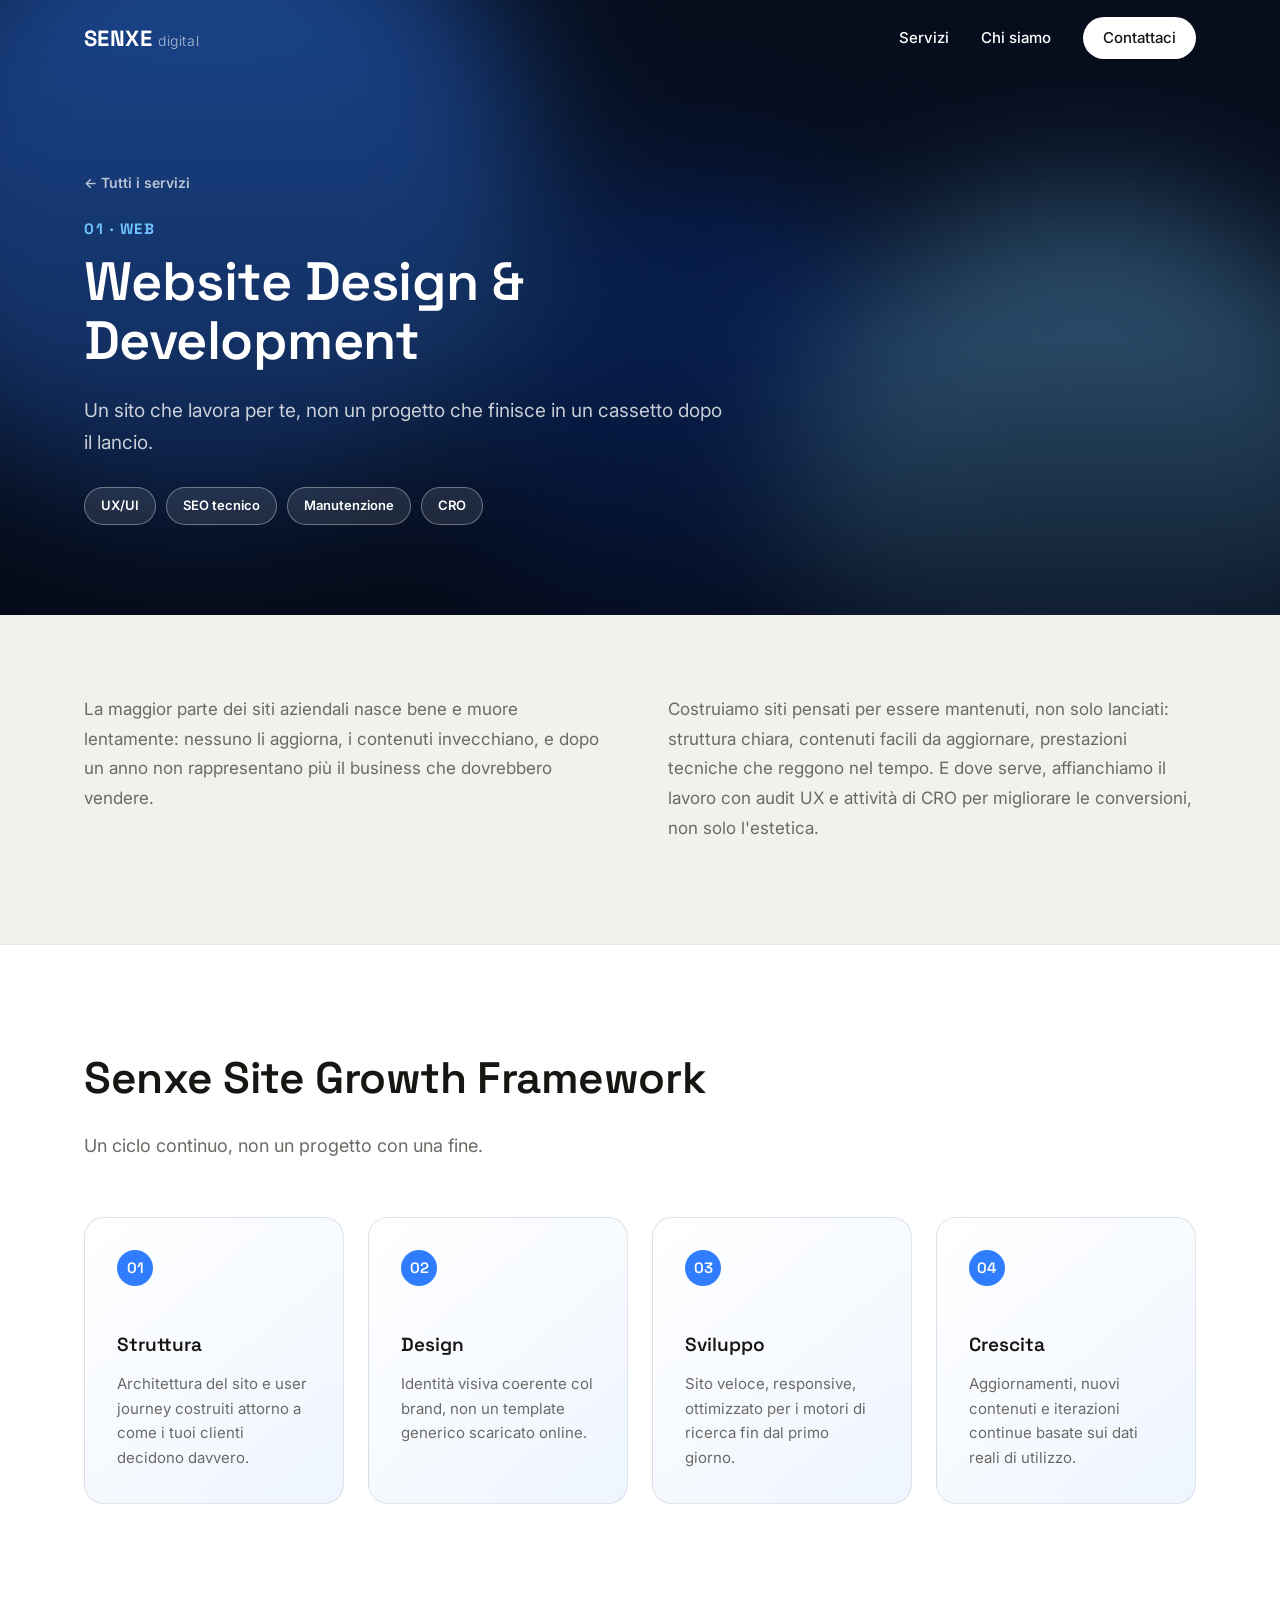
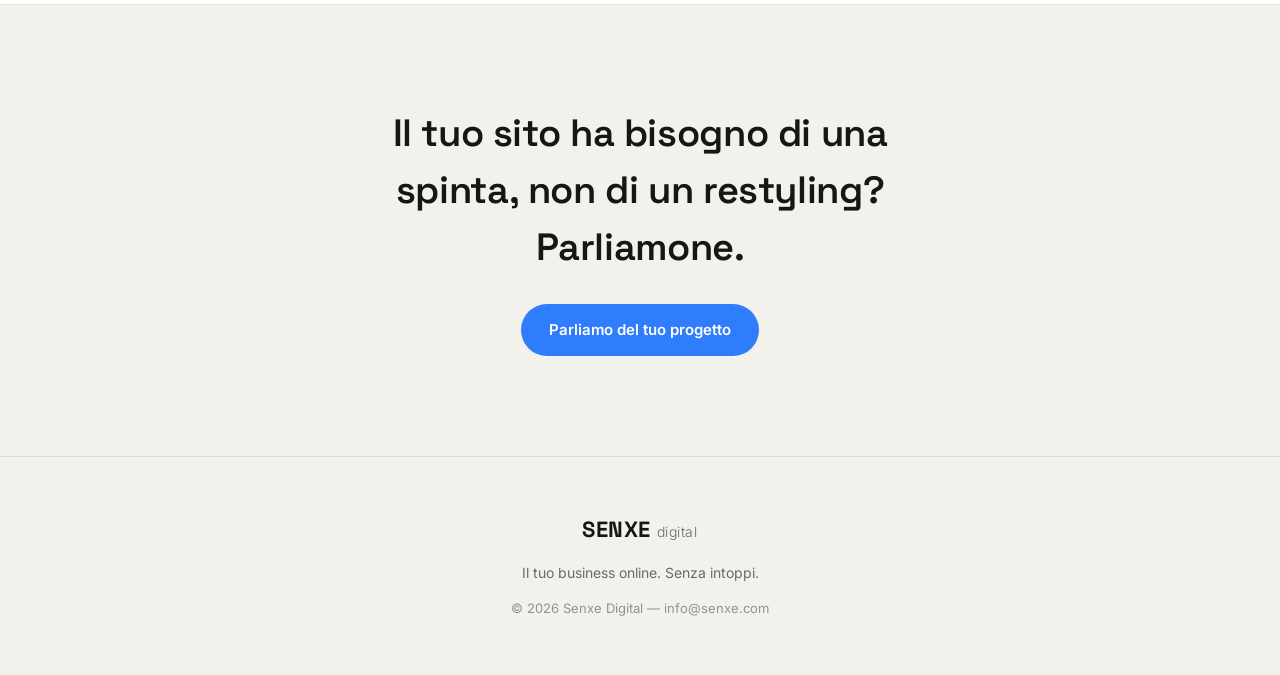
<file: servizi/website-set-up-management.html>
<!DOCTYPE html>
<html lang="it">
<head>
<meta charset="UTF-8">
<meta name="viewport" content="width=device-width, initial-scale=1.0">
<title>Website Design & Development — Senxe Digital</title>
<meta name="description" content="Costruiamo siti pensati per essere mantenuti e fatti crescere, non solo lanciati. Scopri il Senxe Site Growth Framework.">
<link rel="preconnect" href="https://fonts.googleapis.com">
<link rel="preconnect" href="https://fonts.gstatic.com" crossorigin>
<link href="https://fonts.googleapis.com/css2?family=Space+Grotesk:wght@400;500;600;700&family=Inter:wght@300;400;500;600;700;800&display=swap" rel="stylesheet">
<link rel="stylesheet" href="../style.css">
</head>
<body>

<header class="site-header">
  <div class="container header-inner">
    <a href="../index.html" class="logo">
      <span class="logo-main">SENXE</span><span class="logo-sub">digital</span>
    </a>
    <nav class="nav">
      <a href="../index.html#servizi">Servizi</a>
      <a href="../index.html#chi-siamo">Chi siamo</a>
      <a href="../index.html#contatti" class="nav-cta">Contattaci</a>
    </nav>
    <button class="nav-toggle" aria-label="Apri menu" aria-expanded="false">
      <span></span><span></span><span></span>
    </button>
  </div>
</header>

<main>

  <section class="page-hero">
    <div class="hero-bg" aria-hidden="true">
      <div class="blob blob-1"></div>
      <div class="blob blob-2"></div>
      <div class="blob blob-3"></div>
    </div>
    <div class="hero-scrim" aria-hidden="true"></div>
    <div class="container">
      <a href="../index.html#servizi" class="back-link">&larr; Tutti i servizi</a>
      <span class="service-num">01 · Web</span>
      <h1>Website Design &amp; Development</h1>
      <p class="page-hero-lead">Un sito che lavora per te, non un progetto che finisce in un cassetto dopo il lancio.</p>
      <div class="service-tags">
        <span class="tag">UX/UI</span>
        <span class="tag">SEO tecnico</span>
        <span class="tag">Manutenzione</span>
        <span class="tag">CRO</span>
      </div>
    </div>
  </section>

  <section class="intro">
    <div class="container intro-grid">
      <p>La maggior parte dei siti aziendali nasce bene e muore lentamente: nessuno li aggiorna, i contenuti invecchiano, e dopo un anno non rappresentano più il business che dovrebbero vendere.</p>
      <p>Costruiamo siti pensati per essere mantenuti, non solo lanciati: struttura chiara, contenuti facili da aggiornare, prestazioni tecniche che reggono nel tempo. E dove serve, affianchiamo il lavoro con audit UX e attività di CRO per migliorare le conversioni, non solo l'estetica.</p>
    </div>
  </section>

  <section class="framework">
    <div class="container">
      <h2 class="framework-name">Senxe Site Growth Framework</h2>
      <p class="framework-intro">Un ciclo continuo, non un progetto con una fine.</p>
      <div class="phase-grid">
        <div class="phase-card">
          <span class="phase-step">01</span>
          <h4>Struttura</h4>
          <p>Architettura del sito e user journey costruiti attorno a come i tuoi clienti decidono davvero.</p>
        </div>
        <div class="phase-card">
          <span class="phase-step">02</span>
          <h4>Design</h4>
          <p>Identità visiva coerente col brand, non un template generico scaricato online.</p>
        </div>
        <div class="phase-card">
          <span class="phase-step">03</span>
          <h4>Sviluppo</h4>
          <p>Sito veloce, responsive, ottimizzato per i motori di ricerca fin dal primo giorno.</p>
        </div>
        <div class="phase-card">
          <span class="phase-step">04</span>
          <h4>Crescita</h4>
          <p>Aggiornamenti, nuovi contenuti e iterazioni continue basate sui dati reali di utilizzo.</p>
        </div>
      </div>
    </div>
  </section>

  <section class="cta-band">
    <div class="container">
      <h2>Il tuo sito ha bisogno di una spinta, non di un restyling? Parliamone.</h2>
      <a href="../index.html#contatti" class="btn btn-primary">Parliamo del tuo progetto</a>
    </div>
  </section>

</main>

<footer class="site-footer">
  <div class="container footer-inner">
    <a href="../index.html" class="logo logo-footer">
      <span class="logo-main">SENXE</span><span class="logo-sub">digital</span>
    </a>
    <p class="footer-payoff">Il tuo business online. Senza intoppi.</p>
    <p class="footer-meta">© <span id="year"></span> Senxe Digital — info@senxe.com</p>
  </div>
</footer>

<script src="../script.js"></script>
</body>
</html>
</file>
<file: style.css>
:root {
  --bg: #f3f1ec;
  --bg-alt: #ffffff;
  --fg: #171613;
  --fg-muted: #6b6a64;
  --accent: #2f7dfc;
  --accent-2: #6fc3ff;
  --accent-3: #0a3fb0;
  --hero-bg: #071021;
  --border: rgba(23, 22, 19, 0.1);
  --display: "Space Grotesk", sans-serif;
  --sans: "Inter", sans-serif;
  --container: 1160px;
}

* { box-sizing: border-box; }

html { scroll-behavior: smooth; }

body {
  margin: 0;
  background: var(--bg);
  color: var(--fg);
  font-family: var(--sans);
  font-weight: 400;
  line-height: 1.5;
  -webkit-font-smoothing: antialiased;
  overflow-x: hidden;
}

.container {
  max-width: var(--container);
  margin: 0 auto;
  padding: 0 24px;
}

h1, h2, h3 {
  font-family: var(--display);
  font-weight: 600;
  margin: 0;
  letter-spacing: -0.01em;
}

p { margin: 0; color: var(--fg-muted); }

a { color: inherit; text-decoration: none; }

.accent { color: var(--accent); }

.eyebrow {
  font-family: var(--sans);
  font-size: 13px;
  font-weight: 700;
  letter-spacing: 0.14em;
  text-transform: uppercase;
  color: var(--accent);
  margin: 0 0 16px;
}

.section-title {
  font-size: clamp(28px, 4vw, 42px);
  line-height: 1.15;
  max-width: 720px;
  margin-bottom: 0;
}

/* Header */

.site-header {
  position: fixed;
  top: 0;
  left: 0;
  right: 0;
  z-index: 100;
  background: rgba(243, 241, 236, 0.85);
  backdrop-filter: blur(10px);
  border-bottom: 1px solid var(--border);
  transition: background 0.3s ease, border-color 0.3s ease;
}

.site-header:not(.scrolled) {
  background: transparent;
  border-bottom-color: transparent;
  backdrop-filter: none;
}

.site-header:not(.scrolled) .logo-main,
.site-header:not(.scrolled) .nav a:not(.nav-cta) {
  color: #fff;
}

.site-header:not(.scrolled) .logo-sub {
  color: rgba(255, 255, 255, 0.65);
}

.site-header:not(.scrolled) .nav-cta {
  background: #fff;
  color: var(--fg) !important;
}

.site-header:not(.scrolled) .nav-toggle span {
  background: #fff;
}

.header-inner {
  display: flex;
  align-items: center;
  justify-content: space-between;
  height: 76px;
}

.logo {
  display: flex;
  align-items: baseline;
  gap: 6px;
}

.logo-main {
  font-family: var(--display);
  font-weight: 700;
  font-size: 22px;
  letter-spacing: 0.02em;
}

.logo-sub {
  font-family: var(--sans);
  font-weight: 300;
  font-size: 14px;
  color: var(--fg-muted);
  letter-spacing: 0.04em;
}

.nav {
  display: flex;
  align-items: center;
  gap: 32px;
}

.nav a {
  font-size: 15px;
  font-weight: 500;
  color: var(--fg-muted);
  transition: color 0.2s ease;
}

.nav a:hover { opacity: 0.6; }

.nav-cta {
  color: #fff !important;
  background: var(--fg);
  padding: 10px 20px;
  border-radius: 999px;
  transition: background 0.2s ease;
}

.nav-cta:hover { background: var(--accent); }

.nav-toggle {
  display: none;
  flex-direction: column;
  justify-content: center;
  gap: 5px;
  width: 32px;
  height: 32px;
  background: none;
  border: none;
  cursor: pointer;
}

.nav-toggle span {
  display: block;
  height: 2px;
  background: var(--fg);
  border-radius: 2px;
}

/* Hero */

.hero,
.page-hero {
  position: relative;
  overflow: hidden;
  background: var(--hero-bg);
  color: #fff;
}

.hero {
  min-height: 100vh;
  display: flex;
  flex-direction: column;
  justify-content: flex-start;
}

.hero-bg {
  position: absolute;
  inset: 0;
  z-index: 0;
}

.hero-scrim {
  position: absolute;
  inset: 0;
  z-index: 1;
  background: linear-gradient(180deg, rgba(4, 9, 22, 0.35) 0%, rgba(4, 9, 22, 0.55) 55%, rgba(4, 9, 22, 0.85) 100%);
}

.hero > .container,
.page-hero > .container {
  position: relative;
  z-index: 2;
}

.hero-text {
  max-width: 680px;
  margin: 0 auto;
  padding: 200px 0 100px;
  text-align: center;
}

.hero .eyebrow { color: var(--accent-2); }

.hero .accent { color: var(--accent-2); }

.hero h1 {
  font-size: clamp(38px, 5.4vw, 66px);
  line-height: 1.08;
  margin-bottom: 24px;
  color: #fff;
}

.hero-lead {
  font-size: 18px;
  max-width: 520px;
  margin: 0 auto 36px;
  color: rgba(255, 255, 255, 0.78);
}

.hero-actions {
  display: flex;
  justify-content: center;
  gap: 16px;
  flex-wrap: wrap;
}

.btn {
  display: inline-flex;
  align-items: center;
  padding: 15px 28px;
  border-radius: 999px;
  font-size: 15px;
  font-weight: 600;
  transition: transform 0.2s ease, background 0.2s ease, color 0.2s ease, border-color 0.2s ease;
}

.btn-primary {
  background: var(--accent);
  color: #fff;
}

.btn-primary:hover { transform: translateY(-2px); background: var(--accent-2); }

.btn-ghost {
  border: 1px solid rgba(255, 255, 255, 0.35);
  color: #fff;
}

.btn-ghost:hover { border-color: #fff; }

.blob {
  position: absolute;
  border-radius: 50%;
  filter: blur(70px);
  opacity: 0.75;
  mix-blend-mode: screen;
}

.blob-1 {
  width: 52vw;
  height: 52vw;
  background: var(--accent);
  top: -10vw;
  left: -10vw;
  animation: blob-move-1 16s ease-in-out infinite;
}

.blob-2 {
  width: 46vw;
  height: 46vw;
  background: var(--accent-2);
  bottom: -14vw;
  right: -8vw;
  animation: blob-move-2 19s ease-in-out infinite;
}

.blob-3 {
  width: 38vw;
  height: 38vw;
  background: var(--accent-3);
  top: 30%;
  left: 35%;
  animation: blob-move-3 22s ease-in-out infinite;
}

@keyframes blob-move-1 {
  0%, 100% { transform: translate(0, 0) scale(1); }
  50% { transform: translate(60px, 80px) scale(1.15); }
}

@keyframes blob-move-2 {
  0%, 100% { transform: translate(0, 0) scale(1); }
  50% { transform: translate(-50px, -60px) scale(1.1); }
}

@keyframes blob-move-3 {
  0%, 100% { transform: translate(0, 0) scale(1); }
  50% { transform: translate(-40px, 50px) scale(0.9); }
}

/* Marquee */

.marquee {
  border-top: 1px solid var(--border);
  overflow: hidden;
  padding: 22px 0;
  background: var(--fg);
}

.marquee-track {
  display: flex;
  align-items: center;
  gap: 20px;
  white-space: nowrap;
  width: max-content;
  animation: marquee-scroll 30s linear infinite;
  font-family: var(--display);
  font-size: clamp(20px, 3vw, 30px);
  font-weight: 500;
  color: #fff;
}

.marquee-track .dot {
  color: var(--accent);
  font-family: var(--sans);
}

@keyframes marquee-scroll {
  from { transform: translateX(0); }
  to { transform: translateX(-50%); }
}

/* Services */

.services { padding: 120px 0; }

.services > .container { margin-bottom: 56px; }

.service-list {
  display: flex;
  flex-direction: column;
  gap: 20px;
  max-width: var(--container);
  margin: 0 auto;
  padding: 0 24px;
}

.service-card {
  display: grid;
  grid-template-columns: auto 1fr 1.2fr;
  gap: 32px;
  align-items: center;
  padding: 44px 48px;
  border-radius: 28px;
  border: 1px solid var(--border);
  background: linear-gradient(120deg, #ffffff 0%, #ffffff 45%, #e4f0ff 100%);
  transition: transform 0.25s ease, box-shadow 0.25s ease, border-color 0.25s ease;
}

.service-card:hover {
  transform: translateY(-4px);
  box-shadow: 0 20px 40px -24px rgba(10, 63, 176, 0.35);
  border-color: rgba(47, 125, 252, 0.35);
}

.service-num {
  font-family: var(--display);
  font-size: 44px;
  font-weight: 600;
  color: var(--accent);
  line-height: 1;
}

.service-heading .eyebrow {
  display: flex;
  align-items: center;
  gap: 8px;
  margin-bottom: 14px;
}

.service-heading .eyebrow::before {
  content: "";
  width: 7px;
  height: 7px;
  border-radius: 50%;
  background: var(--accent);
  display: inline-block;
}

.service-heading h3 {
  font-size: clamp(24px, 2.6vw, 32px);
  line-height: 1.15;
}

.service-desc p {
  font-size: 16px;
  line-height: 1.7;
  margin-bottom: 20px;
}

.service-tags {
  display: flex;
  flex-wrap: wrap;
  gap: 10px;
}

.tag {
  font-size: 13px;
  font-weight: 600;
  color: var(--accent-3);
  border: 1px solid rgba(47, 125, 252, 0.35);
  background: rgba(47, 125, 252, 0.06);
  padding: 8px 16px;
  border-radius: 999px;
}

.card-cta {
  display: inline-flex;
  align-items: center;
  gap: 6px;
  margin-top: 22px;
  font-size: 14px;
  font-weight: 700;
  color: var(--accent);
  transition: gap 0.2s ease;
}

.service-card:hover .card-cta { gap: 10px; }

/* Service detail page */

.page-hero {
  padding: 170px 0 90px;
}

.back-link {
  display: inline-flex;
  align-items: center;
  gap: 8px;
  font-size: 14px;
  font-weight: 600;
  color: rgba(255, 255, 255, 0.7);
  margin-bottom: 28px;
}

.back-link:hover { color: #fff; }

.page-hero .service-num {
  display: block;
  font-size: 15px;
  font-weight: 700;
  letter-spacing: 0.1em;
  text-transform: uppercase;
  color: var(--accent-2);
  margin-bottom: 16px;
}

.page-hero h1 {
  font-size: clamp(34px, 5vw, 54px);
  line-height: 1.1;
  max-width: 760px;
  margin-bottom: 24px;
  color: #fff;
}

.page-hero-lead {
  font-size: 19px;
  line-height: 1.7;
  max-width: 640px;
  margin-bottom: 28px;
  color: rgba(255, 255, 255, 0.78);
}

.page-hero .tag {
  color: #fff;
  border-color: rgba(255, 255, 255, 0.35);
  background: rgba(255, 255, 255, 0.1);
}

.intro {
  padding: 80px 0;
}

.intro-grid {
  display: grid;
  grid-template-columns: 1fr 1fr;
  gap: 56px;
}

.intro-grid p {
  font-size: 17px;
  line-height: 1.75;
  margin-bottom: 20px;
}

.framework {
  padding: 100px 0;
  background: var(--bg-alt);
  border-top: 1px solid var(--border);
  border-bottom: 1px solid var(--border);
}

.framework-name {
  font-size: clamp(30px, 4vw, 44px);
  margin-bottom: 20px;
  max-width: 760px;
}

.framework-intro {
  font-size: 18px;
  line-height: 1.7;
  max-width: 640px;
  margin-bottom: 56px;
}

.phase-grid {
  display: grid;
  grid-template-columns: repeat(auto-fit, minmax(240px, 1fr));
  gap: 24px;
}

.phase-card {
  padding: 32px;
  border-radius: 20px;
  border: 1px solid var(--border);
  background: linear-gradient(140deg, #ffffff 0%, #eef5ff 100%);
}

.phase-step {
  display: inline-flex;
  align-items: center;
  justify-content: center;
  width: 36px;
  height: 36px;
  border-radius: 50%;
  background: var(--accent);
  color: #fff;
  font-family: var(--display);
  font-weight: 600;
  font-size: 15px;
  margin-bottom: 20px;
}

.phase-card h4 {
  font-family: var(--display);
  font-size: 19px;
  font-weight: 600;
  margin-bottom: 12px;
  color: var(--fg);
}

.phase-card p {
  font-size: 15px;
  line-height: 1.65;
}

.cta-band {
  padding: 100px 0;
  text-align: center;
}

.cta-band h2 {
  font-size: clamp(26px, 3.6vw, 38px);
  margin-bottom: 28px;
  max-width: 620px;
  margin-left: auto;
  margin-right: auto;
}

/* About */

.about {
  padding: 120px 0;
  background: var(--bg-alt);
  border-top: 1px solid var(--border);
  border-bottom: 1px solid var(--border);
}

.about-copy { max-width: 680px; }

.about-lead {
  font-size: 19px;
  line-height: 1.7;
  color: var(--fg-muted);
}

/* Contact */

.contact { padding: 140px 0; text-align: center; }

.contact-inner {
  display: flex;
  flex-direction: column;
  align-items: center;
}

.contact .eyebrow, .contact .section-title { text-align: center; margin-left: auto; margin-right: auto; }

.contact-lead {
  font-size: 18px;
  max-width: 480px;
  margin: 20px 0 36px;
}

.contact-email {
  font-family: var(--display);
  font-size: clamp(28px, 5vw, 44px);
  font-weight: 600;
  border-bottom: 2px solid var(--accent);
  padding-bottom: 6px;
  transition: color 0.2s ease;
}

.contact-email:hover { color: var(--accent); }

.social-row {
  display: flex;
  gap: 20px;
  margin-top: 48px;
}

.social-icon {
  display: flex;
  align-items: center;
  justify-content: center;
  width: 44px;
  height: 44px;
  border: 1px solid var(--border);
  border-radius: 50%;
  color: var(--fg-muted);
}

.social-icon svg { width: 18px; height: 18px; }

.social-icon:hover { color: var(--accent); border-color: var(--accent); }

/* Lead qualification quiz */

.lead-quiz {
  width: 100%;
  max-width: 560px;
  margin: 12px auto 40px;
  background: var(--bg-alt);
  border: 1px solid var(--border);
  border-radius: 20px;
  padding: 32px 28px;
  text-align: left;
  box-shadow: 0 20px 50px rgba(23, 22, 19, 0.06);
}

.quiz-progress {
  height: 4px;
  background: var(--border);
  border-radius: 999px;
  overflow: hidden;
  margin-bottom: 24px;
}

.quiz-progress-bar {
  display: block;
  height: 100%;
  width: 20%;
  background: var(--accent);
  border-radius: 999px;
  transition: width 0.35s ease;
}

.quiz-step { display: none; }
.quiz-step.is-active { display: block; animation: quizFade 0.35s ease; }

@keyframes quizFade {
  from { opacity: 0; transform: translateY(6px); }
  to   { opacity: 1; transform: translateY(0); }
}

.quiz-question {
  font-family: var(--display);
  font-size: 20px;
  font-weight: 600;
  color: var(--fg);
  margin: 0 0 6px;
}

.quiz-hint {
  font-family: var(--sans);
  font-size: 13px;
  font-weight: 400;
  color: var(--fg-muted);
}

.quiz-options { display: flex; flex-direction: column; gap: 10px; margin-top: 16px; }

.quiz-option {
  position: relative;
  display: flex;
  flex-direction: column;
  gap: 3px;
  width: 100%;
  font-family: var(--sans);
  text-align: left;
  padding: 13px 40px 13px 16px;
  border: 1px solid var(--border);
  border-radius: 14px;
  background: var(--bg);
  color: var(--fg);
  cursor: pointer;
  transition: border-color 0.2s ease, background 0.2s ease, transform 0.15s ease;
}

.quiz-option:hover {
  border-color: var(--accent);
  background: #fff;
  transform: translateY(-1px);
}

.quiz-option:active { transform: translateY(0); }

.quiz-option-label {
  font-size: 15px;
  font-weight: 500;
  color: var(--fg);
}

.quiz-option-impact {
  font-size: 13px;
  font-weight: 400;
  color: var(--fg-muted);
  line-height: 1.4;
}

.quiz-option.is-selected {
  border-color: var(--accent);
  background: rgba(47, 125, 252, 0.07);
  box-shadow: inset 0 0 0 1px var(--accent);
}

.quiz-option.is-selected .quiz-option-impact { color: var(--accent-3); }

.quiz-option.is-selected::after {
  content: "✓";
  position: absolute;
  right: 14px;
  top: 14px;
  color: var(--accent);
  font-weight: 600;
  font-size: 14px;
}

.quiz-continue {
  width: 100%;
  margin-top: 18px;
  opacity: 0.35;
  pointer-events: none;
  transition: opacity 0.2s ease;
}
.quiz-continue.is-enabled { opacity: 1; pointer-events: auto; }

.quiz-result-title {
  font-family: var(--display);
  font-size: 22px;
  font-weight: 600;
  color: var(--fg);
  margin: 0 0 10px;
}

.quiz-result-text {
  font-family: var(--sans);
  font-size: 15px;
  color: var(--fg-muted);
  margin: 0 0 22px;
  line-height: 1.5;
}

.quiz-form { display: flex; flex-direction: column; gap: 14px; }

.quiz-form-sub {
  font-size: 13px;
  color: var(--fg-muted);
  margin: -8px 0 4px;
}

.quiz-field { display: flex; flex-direction: column; gap: 6px; }

.quiz-field-label {
  font-size: 13px;
  font-weight: 500;
  color: var(--fg-muted);
}

.quiz-field input,
.quiz-field textarea {
  font-family: var(--sans);
  font-size: 15px;
  padding: 12px 14px;
  border: 1px solid var(--border);
  border-radius: 12px;
  background: var(--bg);
  color: var(--fg);
  resize: vertical;
}

.quiz-field input:focus,
.quiz-field textarea:focus {
  outline: none;
  border-color: var(--accent);
  background: #fff;
}

.quiz-cta { width: 100%; margin-top: 4px; }

.quiz-confirmation { display: none; text-align: center; padding: 8px 0 4px; }
.quiz-confirmation.is-visible { display: block; }

.quiz-confirmation-title {
  font-family: var(--display);
  font-size: 20px;
  font-weight: 600;
  margin: 0 0 8px;
}

.quiz-confirmation-text {
  font-size: 14px;
  color: var(--fg-muted);
  line-height: 1.5;
  margin: 0;
}

.quiz-manual-link { color: var(--accent); text-decoration: underline; }

.quiz-restart {
  display: block;
  margin: 14px auto 0;
  background: none;
  border: none;
  color: var(--fg-muted);
  font-size: 13px;
  text-decoration: underline;
  cursor: pointer;
  font-family: var(--sans);
}

/* Contact switcher */

.contact-switcher {
  display: flex;
  gap: 4px;
  width: 100%;
  max-width: 560px;
  margin: 0 auto 20px;
  background: var(--bg-alt);
  border: 1px solid var(--border);
  border-radius: 999px;
  padding: 4px;
}

.switcher-btn {
  flex: 1;
  display: flex;
  flex-direction: column;
  align-items: center;
  gap: 2px;
  font-family: var(--sans);
  font-size: 14px;
  font-weight: 500;
  color: var(--fg-muted);
  background: none;
  border: none;
  border-radius: 999px;
  padding: 10px 14px;
  cursor: pointer;
  transition: background 0.2s ease, color 0.2s ease;
}

.switcher-btn.is-active {
  background: var(--fg);
  color: #fff;
}

.switcher-sub {
  font-size: 11px;
  font-weight: 400;
  opacity: 0.75;
}

.contact-panel { display: none; width: 100%; }
.contact-panel.is-active { display: block; }

.direct-form-card {
  width: 100%;
  max-width: 560px;
  margin: 0 auto;
  background: var(--bg-alt);
  border: 1px solid var(--border);
  border-radius: 20px;
  padding: 32px 28px;
  text-align: left;
  box-shadow: 0 20px 50px rgba(23, 22, 19, 0.06);
}

/* Footer */

.site-footer {
  padding: 56px 0;
  border-top: 1px solid var(--border);
}

.footer-inner {
  display: flex;
  flex-direction: column;
  align-items: center;
  gap: 16px;
  text-align: center;
}

.logo-footer { justify-content: center; }

.footer-payoff {
  font-size: 14px;
  color: var(--fg-muted);
}

.footer-meta {
  font-size: 13px;
  color: var(--fg-muted);
  opacity: 0.7;
}

/* Reveal animation */

.reveal {
  opacity: 0;
  transform: translateY(16px);
  transition: opacity 0.6s ease, transform 0.6s ease;
}

.reveal.is-visible {
  opacity: 1;
  transform: translateY(0);
}

/* Responsive */

@media (max-width: 900px) {
  .service-card {
    grid-template-columns: auto 1fr;
  }

  .service-desc { grid-column: 1 / -1; }

  .intro-grid { grid-template-columns: 1fr; gap: 12px; }
}

@media (max-width: 720px) {
  .nav {
    position: fixed;
    top: 76px;
    left: 0;
    right: 0;
    bottom: 0;
    flex-direction: column;
    justify-content: center;
    align-items: center;
    gap: 32px;
    background: var(--bg);
    transform: translateX(100%);
    transition: transform 0.3s ease;
  }

  .nav.is-open { transform: translateX(0); }

  .nav a { font-size: 20px; }

  .nav-toggle { display: flex; }

  .hero-text { padding: 120px 24px 80px; }
  .services, .about { padding: 80px 0; }
  .contact { padding: 90px 0; }

  .service-card {
    grid-template-columns: 1fr;
    gap: 16px;
  }

  .service-desc { grid-column: auto; }
}
</file>
